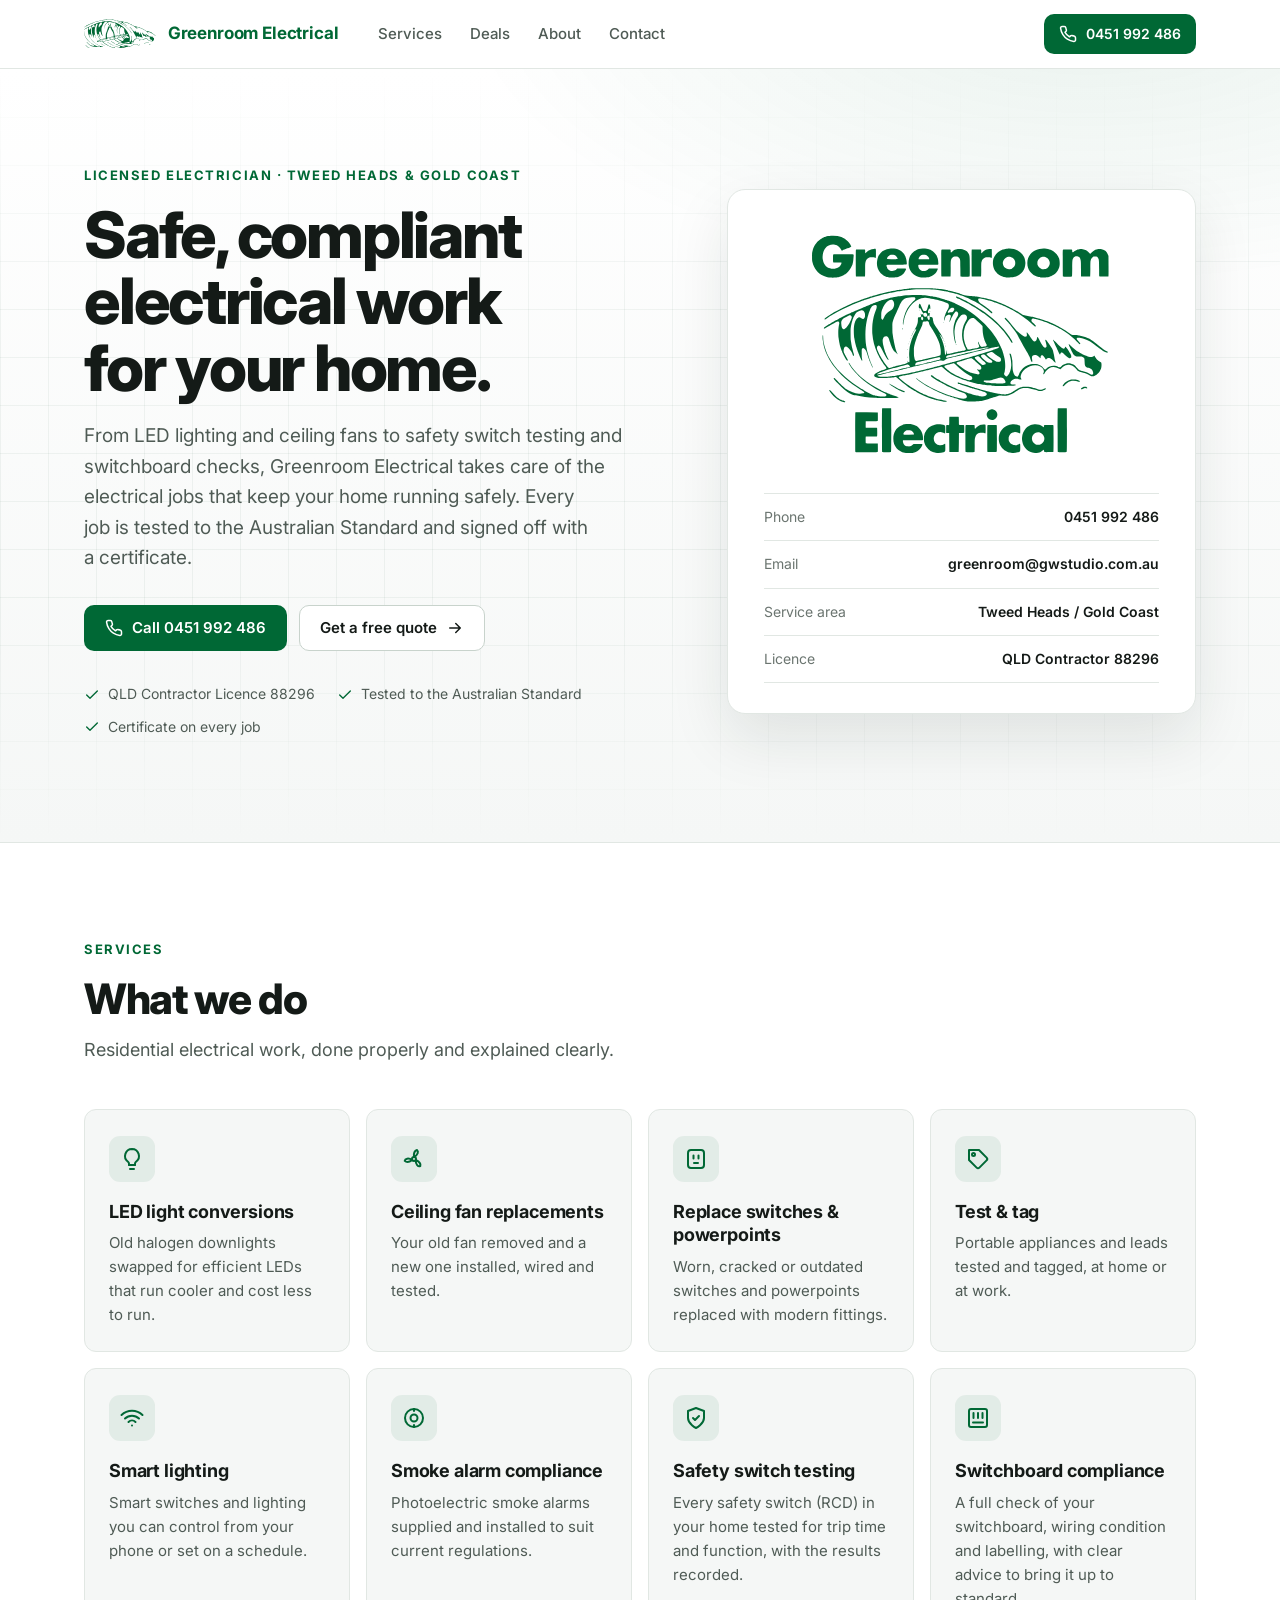
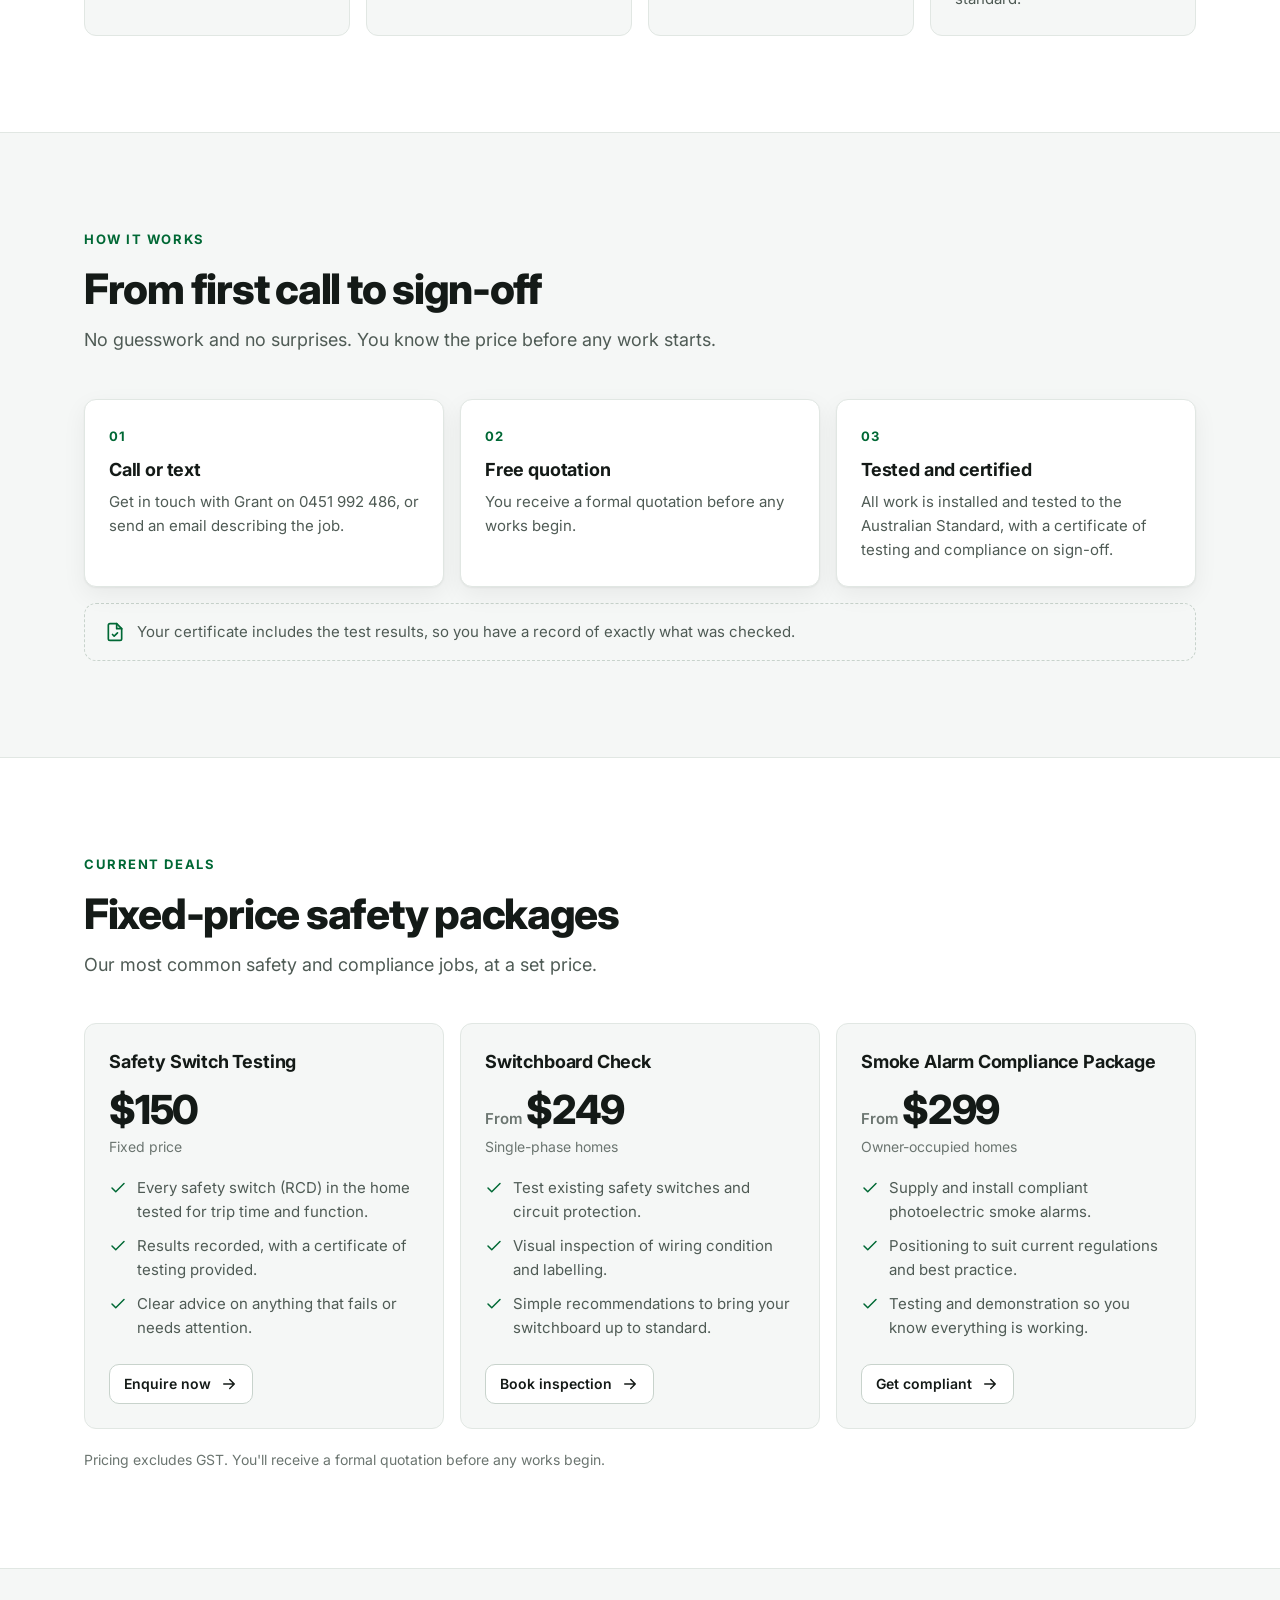
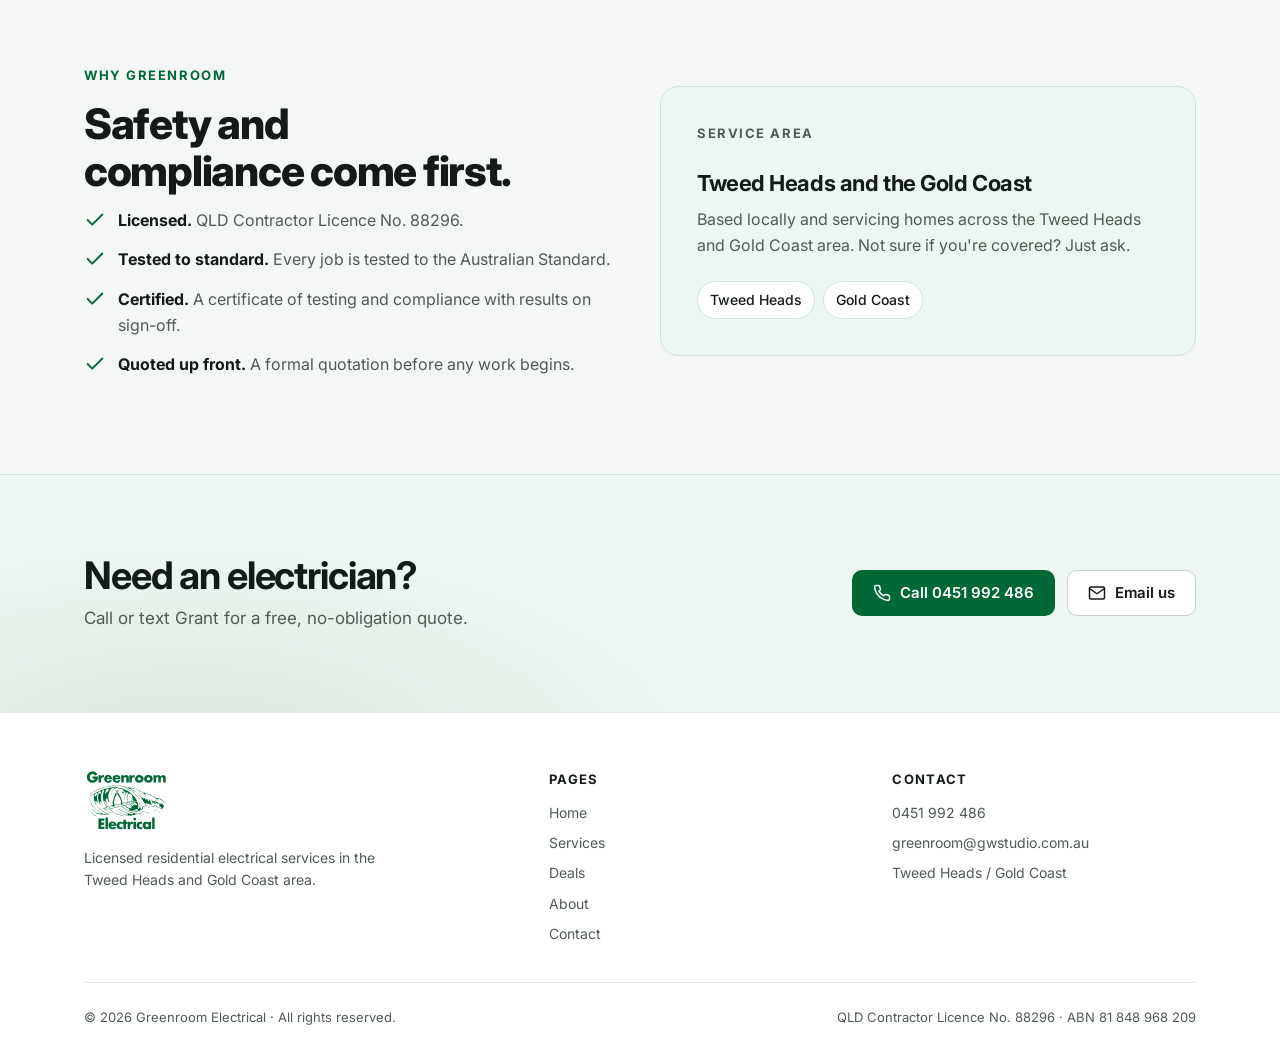
<file: index.html>
<!DOCTYPE html>
<html lang="en-AU">
<head>
    <meta charset="UTF-8" />
    <meta name="viewport" content="width=device-width, initial-scale=1.0" />
    <title>Greenroom Electrical · Licensed electrician, Tweed Heads & Gold Coast</title>
    <meta name="description" content="Licensed residential electrician in Tweed Heads and the Gold Coast. Safety switch testing, switchboard compliance, LED lighting, fans, powerpoints, test and tag and smart lighting." />
    <link rel="canonical" href="https://greenroomelectrical.gwstudio.com.au/" />
    <meta name="theme-color" content="#ffffff" />
    <meta property="og:type" content="website" />
    <meta property="og:site_name" content="Greenroom Electrical" />
    <meta property="og:title" content="Greenroom Electrical · Licensed electrician, Tweed Heads & Gold Coast" />
    <meta property="og:description" content="Licensed residential electrician in Tweed Heads and the Gold Coast. Safety switch testing, switchboard compliance, LED lighting, fans, powerpoints, test and tag and smart lighting." />
    <meta property="og:url" content="https://greenroomelectrical.gwstudio.com.au/" />
    <meta property="og:image" content="https://greenroomelectrical.gwstudio.com.au/greenroom-electrical.jpg" />
    <link rel="icon" href="favicon.svg" type="image/svg+xml" />
    <link rel="preconnect" href="https://fonts.googleapis.com" />
    <link rel="preconnect" href="https://fonts.gstatic.com" crossorigin />
    <link rel="stylesheet" href="https://fonts.googleapis.com/css2?family=Inter:wght@400;500;600;700;800&amp;display=swap" />
    <link rel="stylesheet" href="Styles.css" />
    <script type="application/ld+json">{"@context": "https://schema.org", "@type": "Electrician", "name": "Greenroom Electrical", "url": "https://greenroomelectrical.gwstudio.com.au/", "telephone": "+61451992486", "email": "greenroom@gwstudio.com.au", "image": "https://greenroomelectrical.gwstudio.com.au/greenroom-electrical.jpg", "areaServed": ["Tweed Heads", "Gold Coast"], "founder": {"@type": "Person", "name": "Grant Walker"}, "identifier": [{"@type": "PropertyValue", "name": "QLD Electrical Contractor Licence", "value": "88296"}, {"@type": "PropertyValue", "name": "ABN", "value": "81 848 968 209"}]}</script>
</head>
<body>
    <header class="topbar">
        <div class="wrap">
            <a class="brand" href="./" aria-label="Greenroom Electrical home">
                <img src="images/mark-green.svg" alt="" width="72" height="30" />
                <span class="brand-name">Greenroom <span>Electrical</span></span>
            </a>
            <nav class="site-nav" id="siteNav" aria-label="Site">
            <a href="./#services">Services</a>
            <a href="posts.html">Deals</a>
            <a href="About.html">About</a>
            <a href="Contact.html">Contact</a>
            </nav>
            <div class="spacer"></div>
            <a class="btn primary sm call-btn" href="tel:0451992486" aria-label="Call 0451 992 486"><svg viewBox="0 0 24 24" fill="none" stroke="currentColor" stroke-width="2" stroke-linecap="round" stroke-linejoin="round" aria-hidden="true"><path d="M22 16.9v3a2 2 0 0 1-2.2 2 19.8 19.8 0 0 1-8.6-3.1 19.5 19.5 0 0 1-6-6A19.8 19.8 0 0 1 2.1 4.2 2 2 0 0 1 4.1 2h3a2 2 0 0 1 2 1.7c.1.9.4 1.8.7 2.7a2 2 0 0 1-.5 2.1L8 9.8a16 16 0 0 0 6 6l1.3-1.3a2 2 0 0 1 2.1-.4c.9.3 1.8.6 2.7.7a2 2 0 0 1 1.7 2z"/></svg><span class="lbl">0451 992 486</span></a>
            <button class="nav-toggle" id="navToggle" type="button" aria-label="Open menu" aria-expanded="false" aria-controls="siteNav"><svg viewBox="0 0 24 24" fill="none" stroke="currentColor" stroke-width="2" stroke-linecap="round" stroke-linejoin="round" aria-hidden="true"><path d="M4 7h16M4 12h16M4 17h16"/></svg></button>
        </div>
    </header>

    <main>
        <section class="hero">
            <div class="wrap">
                <div>
                    <p class="eyebrow">Licensed electrician · Tweed Heads &amp; Gold Coast</p>
                    <h1>Safe, compliant electrical work for your home.</h1>
                    <p class="lead">From LED lighting and ceiling fans to safety switch testing and switchboard checks, Greenroom Electrical takes care of the electrical jobs that keep your home running safely. Every job is tested to the Australian Standard and signed off with a certificate.</p>
                    <div class="actions">
                        <a class="btn primary" href="tel:0451992486"><svg viewBox="0 0 24 24" fill="none" stroke="currentColor" stroke-width="2" stroke-linecap="round" stroke-linejoin="round" aria-hidden="true"><path d="M22 16.9v3a2 2 0 0 1-2.2 2 19.8 19.8 0 0 1-8.6-3.1 19.5 19.5 0 0 1-6-6A19.8 19.8 0 0 1 2.1 4.2 2 2 0 0 1 4.1 2h3a2 2 0 0 1 2 1.7c.1.9.4 1.8.7 2.7a2 2 0 0 1-.5 2.1L8 9.8a16 16 0 0 0 6 6l1.3-1.3a2 2 0 0 1 2.1-.4c.9.3 1.8.6 2.7.7a2 2 0 0 1 1.7 2z"/></svg>Call 0451 992 486</a>
                        <a class="btn outline" href="Contact.html">Get a free quote<svg viewBox="0 0 24 24" fill="none" stroke="currentColor" stroke-width="2" stroke-linecap="round" stroke-linejoin="round" aria-hidden="true"><path d="M5 12h14M13 6l6 6-6 6"/></svg></a>
                    </div>
                    <ul class="ticks">
                        <li><svg viewBox="0 0 24 24" fill="none" stroke="currentColor" stroke-width="2" stroke-linecap="round" stroke-linejoin="round" aria-hidden="true"><path d="M20 6 9 17l-5-5"/></svg>QLD Contractor Licence 88296</li>
                        <li><svg viewBox="0 0 24 24" fill="none" stroke="currentColor" stroke-width="2" stroke-linecap="round" stroke-linejoin="round" aria-hidden="true"><path d="M20 6 9 17l-5-5"/></svg>Tested to the Australian Standard</li>
                        <li><svg viewBox="0 0 24 24" fill="none" stroke="currentColor" stroke-width="2" stroke-linecap="round" stroke-linejoin="round" aria-hidden="true"><path d="M20 6 9 17l-5-5"/></svg>Certificate on every job</li>
                    </ul>
                </div>
                <div class="hero-card">
                    <img src="images/logo-green.svg" alt="Greenroom Electrical logo" width="320" height="241" />
                    <dl>
                        <div><dt>Phone</dt><dd><a href="tel:0451992486">0451 992 486</a></dd></div>
                        <div><dt>Email</dt><dd><a href="mailto:greenroom@gwstudio.com.au">greenroom@gwstudio.com.au</a></dd></div>
                        <div><dt>Service area</dt><dd>Tweed Heads / Gold Coast</dd></div>
                        <div><dt>Licence</dt><dd>QLD Contractor 88296</dd></div>
                    </dl>
                </div>
            </div>
        </section>

        <section class="section alt" id="services">
            <div class="wrap">
                <div class="section-head">
                    <p class="eyebrow">Services</p>
                    <h2>What we do</h2>
                    <p>Residential electrical work, done properly and explained clearly.</p>
                </div>
                <div class="grid cols-4">
                    <article class="card">
                        <div class="icon"><svg viewBox="0 0 24 24" fill="none" stroke="currentColor" stroke-width="2" stroke-linecap="round" stroke-linejoin="round" aria-hidden="true"><path d="M9 18h6M10 22h4"/><path d="M12 2a7 7 0 0 0-4 12.7c.6.5 1 1.3 1 2.1V18h6v-1.2c0-.8.4-1.6 1-2.1A7 7 0 0 0 12 2z"/></svg></div>
                        <h3>LED light conversions</h3>
                        <p>Old halogen downlights swapped for efficient LEDs that run cooler and cost less to run.</p>
                    </article>
                    <article class="card">
                        <div class="icon"><svg viewBox="0 0 24 24" fill="none" stroke="currentColor" stroke-width="2" stroke-linecap="round" stroke-linejoin="round" aria-hidden="true"><circle cx="12" cy="12" r="2"/><path d="M12 10c-.4-3.2.6-6.3 3-7 1.8 1.4 1 4.9-3 7z"/><path d="M12 10c-.4-3.2.6-6.3 3-7 1.8 1.4 1 4.9-3 7z" transform="rotate(120 12 12)"/><path d="M12 10c-.4-3.2.6-6.3 3-7 1.8 1.4 1 4.9-3 7z" transform="rotate(240 12 12)"/></svg></div>
                        <h3>Ceiling fan replacements</h3>
                        <p>Your old fan removed and a new one installed, wired and tested.</p>
                    </article>
                    <article class="card">
                        <div class="icon"><svg viewBox="0 0 24 24" fill="none" stroke="currentColor" stroke-width="2" stroke-linecap="round" stroke-linejoin="round" aria-hidden="true"><rect x="4" y="3" width="16" height="18" rx="3"/><path d="M9.5 8.5v3M14.5 8.5v3M10 16h4"/></svg></div>
                        <h3>Replace switches &amp; powerpoints</h3>
                        <p>Worn, cracked or outdated switches and powerpoints replaced with modern fittings.</p>
                    </article>
                    <article class="card">
                        <div class="icon"><svg viewBox="0 0 24 24" fill="none" stroke="currentColor" stroke-width="2" stroke-linecap="round" stroke-linejoin="round" aria-hidden="true"><path d="M20.6 13.4 13.4 20.6a2 2 0 0 1-2.8 0L3 13V3h10l7.6 7.6a2 2 0 0 1 0 2.8z"/><circle cx="7.5" cy="7.5" r="1.5"/></svg></div>
                        <h3>Test &amp; tag</h3>
                        <p>Portable appliances and leads tested and tagged, at home or at work.</p>
                    </article>
                    <article class="card">
                        <div class="icon"><svg viewBox="0 0 24 24" fill="none" stroke="currentColor" stroke-width="2" stroke-linecap="round" stroke-linejoin="round" aria-hidden="true"><path d="M1.5 9a15 15 0 0 1 21 0M5 12.5a10 10 0 0 1 14 0M8.5 16a5 5 0 0 1 7 0"/><path d="M12 19.5h.01"/></svg></div>
                        <h3>Smart lighting</h3>
                        <p>Smart switches and lighting you can control from your phone or set on a schedule.</p>
                    </article>
                    <article class="card">
                        <div class="icon"><svg viewBox="0 0 24 24" fill="none" stroke="currentColor" stroke-width="2" stroke-linecap="round" stroke-linejoin="round" aria-hidden="true"><circle cx="12" cy="12" r="9"/><circle cx="12" cy="12" r="3.5"/><path d="M12 3v2M12 19v2"/></svg></div>
                        <h3>Smoke alarm compliance</h3>
                        <p>Photoelectric smoke alarms supplied and installed to suit current regulations.</p>
                    </article>
                    <article class="card">
                        <div class="icon"><svg viewBox="0 0 24 24" fill="none" stroke="currentColor" stroke-width="2" stroke-linecap="round" stroke-linejoin="round" aria-hidden="true"><path d="M12 22s8-4 8-10V5l-8-3-8 3v7c0 6 8 10 8 10z"/><path d="m9 12 2 2 4-4"/></svg></div>
                        <h3>Safety switch testing</h3>
                        <p>Every safety switch (RCD) in your home tested for trip time and function, with the results recorded.</p>
                    </article>
                    <article class="card">
                        <div class="icon"><svg viewBox="0 0 24 24" fill="none" stroke="currentColor" stroke-width="2" stroke-linecap="round" stroke-linejoin="round" aria-hidden="true"><rect x="3" y="3" width="18" height="18" rx="2"/><path d="M7.5 7v5M12 7v5M16.5 7v5M7 16.5h10"/></svg></div>
                        <h3>Switchboard compliance</h3>
                        <p>A full check of your switchboard, wiring condition and labelling, with clear advice to bring it up to standard.</p>
                    </article>
                </div>
            </div>
        </section>

        <section class="section">
            <div class="wrap">
                <div class="section-head">
                    <p class="eyebrow">How it works</p>
                    <h2>From first call to sign-off</h2>
                    <p>No guesswork and no surprises. You know the price before any work starts.</p>
                </div>
                <div class="grid cols-3">
                    <article class="card">
                        <span class="step-num">01</span>
                        <h3>Call or text</h3>
                        <p>Get in touch with Grant on 0451 992 486, or send an email describing the job.</p>
                    </article>
                    <article class="card">
                        <span class="step-num">02</span>
                        <h3>Free quotation</h3>
                        <p>You receive a formal quotation before any works begin.</p>
                    </article>
                    <article class="card">
                        <span class="step-num">03</span>
                        <h3>Tested and certified</h3>
                        <p>All work is installed and tested to the Australian Standard, with a certificate of testing and compliance on sign-off.</p>
                    </article>
                </div>
                <div class="note"><svg viewBox="0 0 24 24" fill="none" stroke="currentColor" stroke-width="2" stroke-linecap="round" stroke-linejoin="round" aria-hidden="true"><path d="M14 2H6a2 2 0 0 0-2 2v16a2 2 0 0 0 2 2h12a2 2 0 0 0 2-2V8z"/><path d="M14 2v6h6M9 15l2 2 4-4"/></svg>Your certificate includes the test results, so you have a record of exactly what was checked.</div>
            </div>
        </section>

        <section class="section alt">
            <div class="wrap">
                <div class="section-head">
                    <p class="eyebrow">Current deals</p>
                    <h2>Fixed-price safety packages</h2>
                    <p>Our most common safety and compliance jobs, at a set price.</p>
                </div>
                <div class="grid cols-3">
                    <article class="card price-card">
                        <h3>Safety Switch Testing</h3>
                        <p class="price">$150</p>
                        <p class="meta">Fixed price</p>
                        <ul>
                            <li><svg viewBox="0 0 24 24" fill="none" stroke="currentColor" stroke-width="2" stroke-linecap="round" stroke-linejoin="round" aria-hidden="true"><path d="M20 6 9 17l-5-5"/></svg><span>Every safety switch (RCD) in the home tested for trip time and function.</span></li>
                            <li><svg viewBox="0 0 24 24" fill="none" stroke="currentColor" stroke-width="2" stroke-linecap="round" stroke-linejoin="round" aria-hidden="true"><path d="M20 6 9 17l-5-5"/></svg><span>Results recorded, with a certificate of testing provided.</span></li>
                            <li><svg viewBox="0 0 24 24" fill="none" stroke="currentColor" stroke-width="2" stroke-linecap="round" stroke-linejoin="round" aria-hidden="true"><path d="M20 6 9 17l-5-5"/></svg><span>Clear advice on anything that fails or needs attention.</span></li>
                        </ul>
                        <a class="btn outline sm" href="Contact.html">Enquire now<svg viewBox="0 0 24 24" fill="none" stroke="currentColor" stroke-width="2" stroke-linecap="round" stroke-linejoin="round" aria-hidden="true"><path d="M5 12h14M13 6l6 6-6 6"/></svg></a>
                    </article>
                    <article class="card price-card">
                        <h3>Switchboard Check</h3>
                        <p class="price"><small>From</small>$249</p>
                        <p class="meta">Single-phase homes</p>
                        <ul>
                            <li><svg viewBox="0 0 24 24" fill="none" stroke="currentColor" stroke-width="2" stroke-linecap="round" stroke-linejoin="round" aria-hidden="true"><path d="M20 6 9 17l-5-5"/></svg><span>Test existing safety switches and circuit protection.</span></li>
                            <li><svg viewBox="0 0 24 24" fill="none" stroke="currentColor" stroke-width="2" stroke-linecap="round" stroke-linejoin="round" aria-hidden="true"><path d="M20 6 9 17l-5-5"/></svg><span>Visual inspection of wiring condition and labelling.</span></li>
                            <li><svg viewBox="0 0 24 24" fill="none" stroke="currentColor" stroke-width="2" stroke-linecap="round" stroke-linejoin="round" aria-hidden="true"><path d="M20 6 9 17l-5-5"/></svg><span>Simple recommendations to bring your switchboard up to standard.</span></li>
                        </ul>
                        <a class="btn outline sm" href="Contact.html">Book inspection<svg viewBox="0 0 24 24" fill="none" stroke="currentColor" stroke-width="2" stroke-linecap="round" stroke-linejoin="round" aria-hidden="true"><path d="M5 12h14M13 6l6 6-6 6"/></svg></a>
                    </article>
                    <article class="card price-card">
                        <h3>Smoke Alarm Compliance Package</h3>
                        <p class="price"><small>From</small>$299</p>
                        <p class="meta">Owner-occupied homes</p>
                        <ul>
                            <li><svg viewBox="0 0 24 24" fill="none" stroke="currentColor" stroke-width="2" stroke-linecap="round" stroke-linejoin="round" aria-hidden="true"><path d="M20 6 9 17l-5-5"/></svg><span>Supply and install compliant photoelectric smoke alarms.</span></li>
                            <li><svg viewBox="0 0 24 24" fill="none" stroke="currentColor" stroke-width="2" stroke-linecap="round" stroke-linejoin="round" aria-hidden="true"><path d="M20 6 9 17l-5-5"/></svg><span>Positioning to suit current regulations and best practice.</span></li>
                            <li><svg viewBox="0 0 24 24" fill="none" stroke="currentColor" stroke-width="2" stroke-linecap="round" stroke-linejoin="round" aria-hidden="true"><path d="M20 6 9 17l-5-5"/></svg><span>Testing and demonstration so you know everything is working.</span></li>
                        </ul>
                        <a class="btn outline sm" href="Contact.html">Get compliant<svg viewBox="0 0 24 24" fill="none" stroke="currentColor" stroke-width="2" stroke-linecap="round" stroke-linejoin="round" aria-hidden="true"><path d="M5 12h14M13 6l6 6-6 6"/></svg></a>
                    </article>
                </div>
                <p class="fine">Pricing excludes GST. You'll receive a formal quotation before any works begin.</p>
            </div>
        </section>

        <section class="section">
            <div class="wrap split">
                <div>
                    <p class="eyebrow">Why Greenroom</p>
                    <h2>Safety and compliance come first.</h2>
                    <ul class="checklist">
                        <li><svg viewBox="0 0 24 24" fill="none" stroke="currentColor" stroke-width="2" stroke-linecap="round" stroke-linejoin="round" aria-hidden="true"><path d="M20 6 9 17l-5-5"/></svg><span><strong>Licensed.</strong> QLD Contractor Licence No. 88296.</span></li>
                        <li><svg viewBox="0 0 24 24" fill="none" stroke="currentColor" stroke-width="2" stroke-linecap="round" stroke-linejoin="round" aria-hidden="true"><path d="M20 6 9 17l-5-5"/></svg><span><strong>Tested to standard.</strong> Every job is tested to the Australian Standard.</span></li>
                        <li><svg viewBox="0 0 24 24" fill="none" stroke="currentColor" stroke-width="2" stroke-linecap="round" stroke-linejoin="round" aria-hidden="true"><path d="M20 6 9 17l-5-5"/></svg><span><strong>Certified.</strong> A certificate of testing and compliance with results on sign-off.</span></li>
                        <li><svg viewBox="0 0 24 24" fill="none" stroke="currentColor" stroke-width="2" stroke-linecap="round" stroke-linejoin="round" aria-hidden="true"><path d="M20 6 9 17l-5-5"/></svg><span><strong>Quoted up front.</strong> A formal quotation before any work begins.</span></li>
                    </ul>
                </div>
                <div class="area-panel dark">
                    <p class="eyebrow">Service area</p>
                    <h3>Tweed Heads and the Gold Coast</h3>
                    <p>Based locally and servicing homes across the Tweed Heads and Gold Coast area. Not sure if you're covered? Just ask.</p>
                    <ul class="area-list">
                        <li>Tweed Heads</li>
                        <li>Gold Coast</li>
                    </ul>
                </div>
            </div>
        </section>

        <section class="cta">
            <div class="wrap">
                <div>
                    <h2>Need an electrician?</h2>
                    <p>Call or text Grant for a free, no-obligation quote.</p>
                </div>
                <div class="actions">
                    <a class="btn primary" href="tel:0451992486"><svg viewBox="0 0 24 24" fill="none" stroke="currentColor" stroke-width="2" stroke-linecap="round" stroke-linejoin="round" aria-hidden="true"><path d="M22 16.9v3a2 2 0 0 1-2.2 2 19.8 19.8 0 0 1-8.6-3.1 19.5 19.5 0 0 1-6-6A19.8 19.8 0 0 1 2.1 4.2 2 2 0 0 1 4.1 2h3a2 2 0 0 1 2 1.7c.1.9.4 1.8.7 2.7a2 2 0 0 1-.5 2.1L8 9.8a16 16 0 0 0 6 6l1.3-1.3a2 2 0 0 1 2.1-.4c.9.3 1.8.6 2.7.7a2 2 0 0 1 1.7 2z"/></svg>Call 0451 992 486</a>
                    <a class="btn outline" href="mailto:greenroom@gwstudio.com.au"><svg viewBox="0 0 24 24" fill="none" stroke="currentColor" stroke-width="2" stroke-linecap="round" stroke-linejoin="round" aria-hidden="true"><rect x="2" y="4" width="20" height="16" rx="2"/><path d="m22 6-10 7L2 6"/></svg>Email us</a>
                </div>
            </div>
        </section>
    </main>

    <footer class="site-footer">
        <div class="wrap">
            <div class="footer-top">
                <div>
                    <img src="images/logo-green.svg" alt="Greenroom Electrical" width="84" height="64" />
                    <p>Licensed residential electrical services in the Tweed Heads and Gold Coast area.</p>
                </div>
                <div>
                    <h4>Pages</h4>
                    <ul>
                        <li><a href="./">Home</a></li>
                        <li><a href="./#services">Services</a></li>
                        <li><a href="posts.html">Deals</a></li>
                        <li><a href="About.html">About</a></li>
                        <li><a href="Contact.html">Contact</a></li>
                    </ul>
                </div>
                <div>
                    <h4>Contact</h4>
                    <ul>
                        <li><a href="tel:0451992486">0451 992 486</a></li>
                        <li><a href="mailto:greenroom@gwstudio.com.au">greenroom@gwstudio.com.au</a></li>
                        <li>Tweed Heads / Gold Coast</li>
                    </ul>
                </div>
            </div>
            <div class="footer-bottom">
                <p>© 2026 Greenroom Electrical · All rights reserved.</p>
                <p>QLD Contractor Licence No. 88296 · ABN 81 848 968 209</p>
            </div>
        </div>
    </footer>

    <script>
        const toggle = document.getElementById("navToggle");
        const nav = document.getElementById("siteNav");
        toggle.addEventListener("click", () => {
            const open = nav.classList.toggle("open");
            toggle.setAttribute("aria-expanded", String(open));
            toggle.setAttribute("aria-label", open ? "Close menu" : "Open menu");
        });
        nav.addEventListener("click", (e) => {
            if (e.target.closest("a")) { nav.classList.remove("open"); toggle.setAttribute("aria-expanded", "false"); }
        });
    </script>
</body>
</html>
</file>
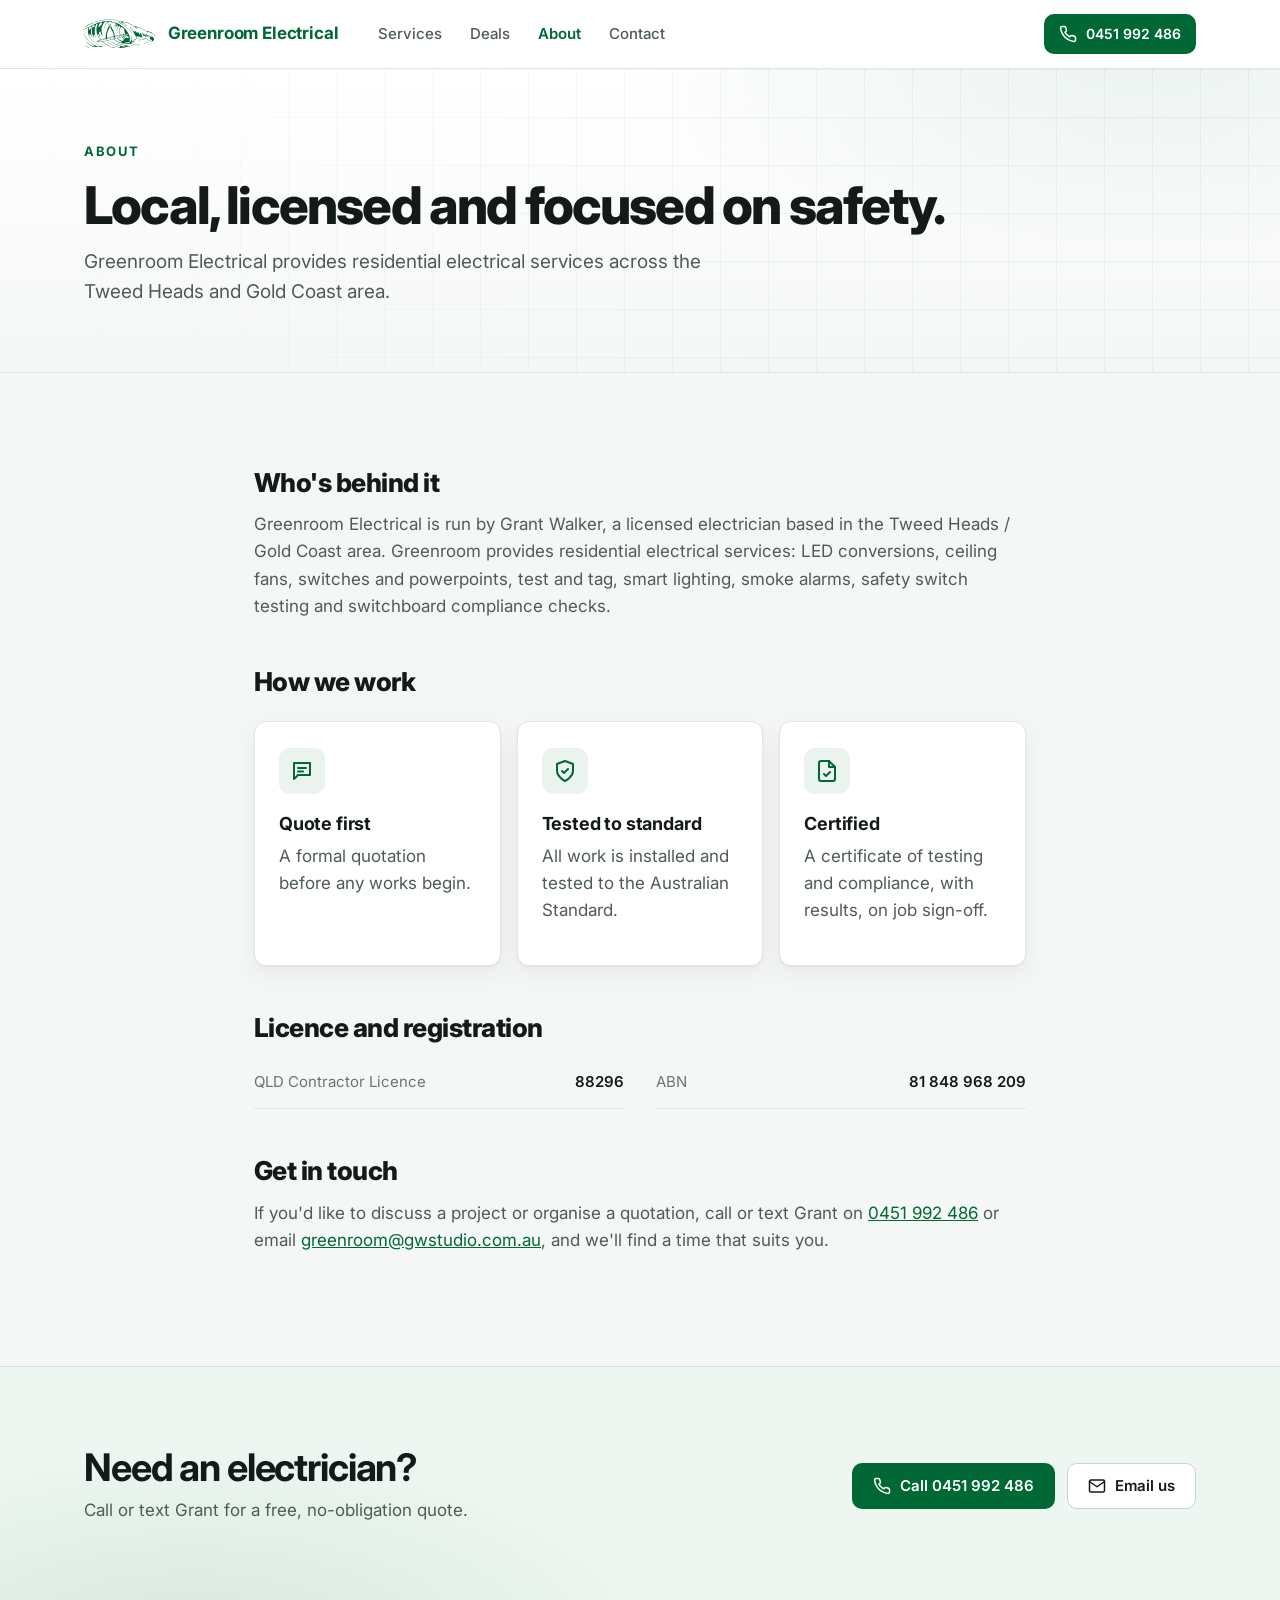
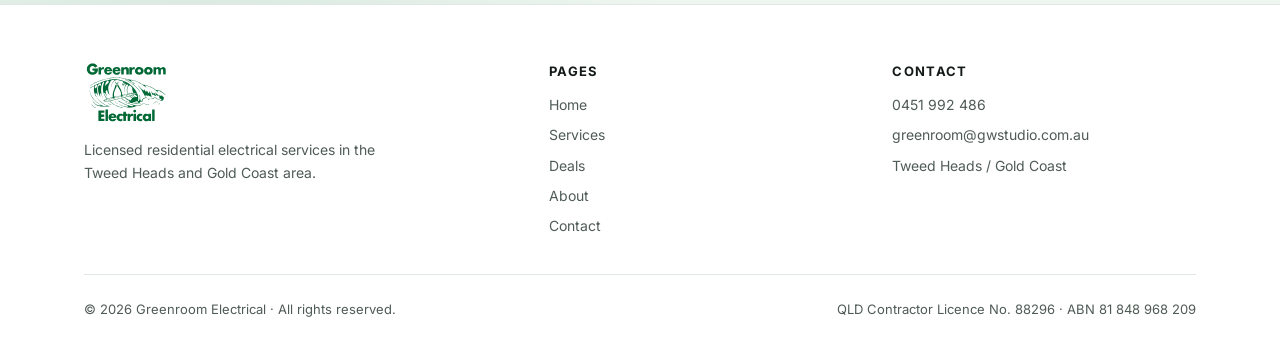
<file: About.html>
<!DOCTYPE html>
<html lang="en-AU">
<head>
    <meta charset="UTF-8" />
    <meta name="viewport" content="width=device-width, initial-scale=1.0" />
    <title>About · Greenroom Electrical</title>
    <meta name="description" content="Greenroom Electrical is a licensed residential electrician in Tweed Heads and the Gold Coast, focused on safety and compliance." />
    <link rel="canonical" href="https://greenroomelectrical.gwstudio.com.au/About.html" />
    <meta name="theme-color" content="#ffffff" />
    <meta property="og:type" content="website" />
    <meta property="og:site_name" content="Greenroom Electrical" />
    <meta property="og:title" content="About · Greenroom Electrical" />
    <meta property="og:description" content="Greenroom Electrical is a licensed residential electrician in Tweed Heads and the Gold Coast, focused on safety and compliance." />
    <meta property="og:url" content="https://greenroomelectrical.gwstudio.com.au/About.html" />
    <meta property="og:image" content="https://greenroomelectrical.gwstudio.com.au/greenroom-electrical.jpg" />
    <link rel="icon" href="favicon.svg" type="image/svg+xml" />
    <link rel="preconnect" href="https://fonts.googleapis.com" />
    <link rel="preconnect" href="https://fonts.gstatic.com" crossorigin />
    <link rel="stylesheet" href="https://fonts.googleapis.com/css2?family=Inter:wght@400;500;600;700;800&amp;display=swap" />
    <link rel="stylesheet" href="Styles.css" />
</head>
<body>
    <header class="topbar">
        <div class="wrap">
            <a class="brand" href="./" aria-label="Greenroom Electrical home">
                <img src="images/mark-green.svg" alt="" width="72" height="30" />
                <span class="brand-name">Greenroom <span>Electrical</span></span>
            </a>
            <nav class="site-nav" id="siteNav" aria-label="Site">
            <a href="./#services">Services</a>
            <a href="posts.html">Deals</a>
            <a href="About.html" aria-current="page">About</a>
            <a href="Contact.html">Contact</a>
            </nav>
            <div class="spacer"></div>
            <a class="btn primary sm call-btn" href="tel:0451992486" aria-label="Call 0451 992 486"><svg viewBox="0 0 24 24" fill="none" stroke="currentColor" stroke-width="2" stroke-linecap="round" stroke-linejoin="round" aria-hidden="true"><path d="M22 16.9v3a2 2 0 0 1-2.2 2 19.8 19.8 0 0 1-8.6-3.1 19.5 19.5 0 0 1-6-6A19.8 19.8 0 0 1 2.1 4.2 2 2 0 0 1 4.1 2h3a2 2 0 0 1 2 1.7c.1.9.4 1.8.7 2.7a2 2 0 0 1-.5 2.1L8 9.8a16 16 0 0 0 6 6l1.3-1.3a2 2 0 0 1 2.1-.4c.9.3 1.8.6 2.7.7a2 2 0 0 1 1.7 2z"/></svg><span class="lbl">0451 992 486</span></a>
            <button class="nav-toggle" id="navToggle" type="button" aria-label="Open menu" aria-expanded="false" aria-controls="siteNav"><svg viewBox="0 0 24 24" fill="none" stroke="currentColor" stroke-width="2" stroke-linecap="round" stroke-linejoin="round" aria-hidden="true"><path d="M4 7h16M4 12h16M4 17h16"/></svg></button>
        </div>
    </header>

    <main>
        <section class="page-head">
            <div class="wrap">
                <p class="eyebrow">About</p>
                <h1>Local, licensed and focused on safety.</h1>
                <p>Greenroom Electrical provides residential electrical services across the Tweed Heads and Gold Coast area.</p>
            </div>
        </section>

        <section class="section">
            <div class="wrap narrow prose">
                <h2>Who's behind it</h2>
                <p>Greenroom Electrical is run by Grant Walker, a licensed electrician based in the Tweed Heads / Gold Coast area. Greenroom provides residential electrical services: LED conversions, ceiling fans, switches and powerpoints, test and tag, smart lighting, smoke alarms, safety switch testing and switchboard compliance checks.</p>

                <h2>How we work</h2>
                <div class="grid cols-3">
                    <article class="card">
                        <div class="icon"><svg viewBox="0 0 24 24" fill="none" stroke="currentColor" stroke-width="2" stroke-linecap="round" stroke-linejoin="round" aria-hidden="true"><path d="M4 4h16v12H8l-4 4z"/><path d="M8 9h8M8 12.5h5"/></svg></div>
                        <h3>Quote first</h3>
                        <p>A formal quotation before any works begin.</p>
                    </article>
                    <article class="card">
                        <div class="icon"><svg viewBox="0 0 24 24" fill="none" stroke="currentColor" stroke-width="2" stroke-linecap="round" stroke-linejoin="round" aria-hidden="true"><path d="M12 22s8-4 8-10V5l-8-3-8 3v7c0 6 8 10 8 10z"/><path d="m9 12 2 2 4-4"/></svg></div>
                        <h3>Tested to standard</h3>
                        <p>All work is installed and tested to the Australian Standard.</p>
                    </article>
                    <article class="card">
                        <div class="icon"><svg viewBox="0 0 24 24" fill="none" stroke="currentColor" stroke-width="2" stroke-linecap="round" stroke-linejoin="round" aria-hidden="true"><path d="M14 2H6a2 2 0 0 0-2 2v16a2 2 0 0 0 2 2h12a2 2 0 0 0 2-2V8z"/><path d="M14 2v6h6M9 15l2 2 4-4"/></svg></div>
                        <h3>Certified</h3>
                        <p>A certificate of testing and compliance, with results, on job sign-off.</p>
                    </article>
                </div>

                <h2>Licence and registration</h2>
                <dl class="details">
                    <div><dt>QLD Contractor Licence</dt><dd>88296</dd></div>
                    <div><dt>ABN</dt><dd>81 848 968 209</dd></div>
                </dl>

                <h2>Get in touch</h2>
                <p>If you'd like to discuss a project or organise a quotation, call or text Grant on <a href="tel:0451992486">0451 992 486</a> or email <a href="mailto:greenroom@gwstudio.com.au">greenroom@gwstudio.com.au</a>, and we'll find a time that suits you.</p>
            </div>
        </section>

        <section class="cta">
            <div class="wrap">
                <div>
                    <h2>Need an electrician?</h2>
                    <p>Call or text Grant for a free, no-obligation quote.</p>
                </div>
                <div class="actions">
                    <a class="btn primary" href="tel:0451992486"><svg viewBox="0 0 24 24" fill="none" stroke="currentColor" stroke-width="2" stroke-linecap="round" stroke-linejoin="round" aria-hidden="true"><path d="M22 16.9v3a2 2 0 0 1-2.2 2 19.8 19.8 0 0 1-8.6-3.1 19.5 19.5 0 0 1-6-6A19.8 19.8 0 0 1 2.1 4.2 2 2 0 0 1 4.1 2h3a2 2 0 0 1 2 1.7c.1.9.4 1.8.7 2.7a2 2 0 0 1-.5 2.1L8 9.8a16 16 0 0 0 6 6l1.3-1.3a2 2 0 0 1 2.1-.4c.9.3 1.8.6 2.7.7a2 2 0 0 1 1.7 2z"/></svg>Call 0451 992 486</a>
                    <a class="btn outline" href="mailto:greenroom@gwstudio.com.au"><svg viewBox="0 0 24 24" fill="none" stroke="currentColor" stroke-width="2" stroke-linecap="round" stroke-linejoin="round" aria-hidden="true"><rect x="2" y="4" width="20" height="16" rx="2"/><path d="m22 6-10 7L2 6"/></svg>Email us</a>
                </div>
            </div>
        </section>
    </main>

    <footer class="site-footer">
        <div class="wrap">
            <div class="footer-top">
                <div>
                    <img src="images/logo-green.svg" alt="Greenroom Electrical" width="84" height="64" />
                    <p>Licensed residential electrical services in the Tweed Heads and Gold Coast area.</p>
                </div>
                <div>
                    <h4>Pages</h4>
                    <ul>
                        <li><a href="./">Home</a></li>
                        <li><a href="./#services">Services</a></li>
                        <li><a href="posts.html">Deals</a></li>
                        <li><a href="About.html">About</a></li>
                        <li><a href="Contact.html">Contact</a></li>
                    </ul>
                </div>
                <div>
                    <h4>Contact</h4>
                    <ul>
                        <li><a href="tel:0451992486">0451 992 486</a></li>
                        <li><a href="mailto:greenroom@gwstudio.com.au">greenroom@gwstudio.com.au</a></li>
                        <li>Tweed Heads / Gold Coast</li>
                    </ul>
                </div>
            </div>
            <div class="footer-bottom">
                <p>© 2026 Greenroom Electrical · All rights reserved.</p>
                <p>QLD Contractor Licence No. 88296 · ABN 81 848 968 209</p>
            </div>
        </div>
    </footer>

    <script>
        const toggle = document.getElementById("navToggle");
        const nav = document.getElementById("siteNav");
        toggle.addEventListener("click", () => {
            const open = nav.classList.toggle("open");
            toggle.setAttribute("aria-expanded", String(open));
            toggle.setAttribute("aria-label", open ? "Close menu" : "Open menu");
        });
        nav.addEventListener("click", (e) => {
            if (e.target.closest("a")) { nav.classList.remove("open"); toggle.setAttribute("aria-expanded", "false"); }
        });
    </script>
</body>
</html>
</file>
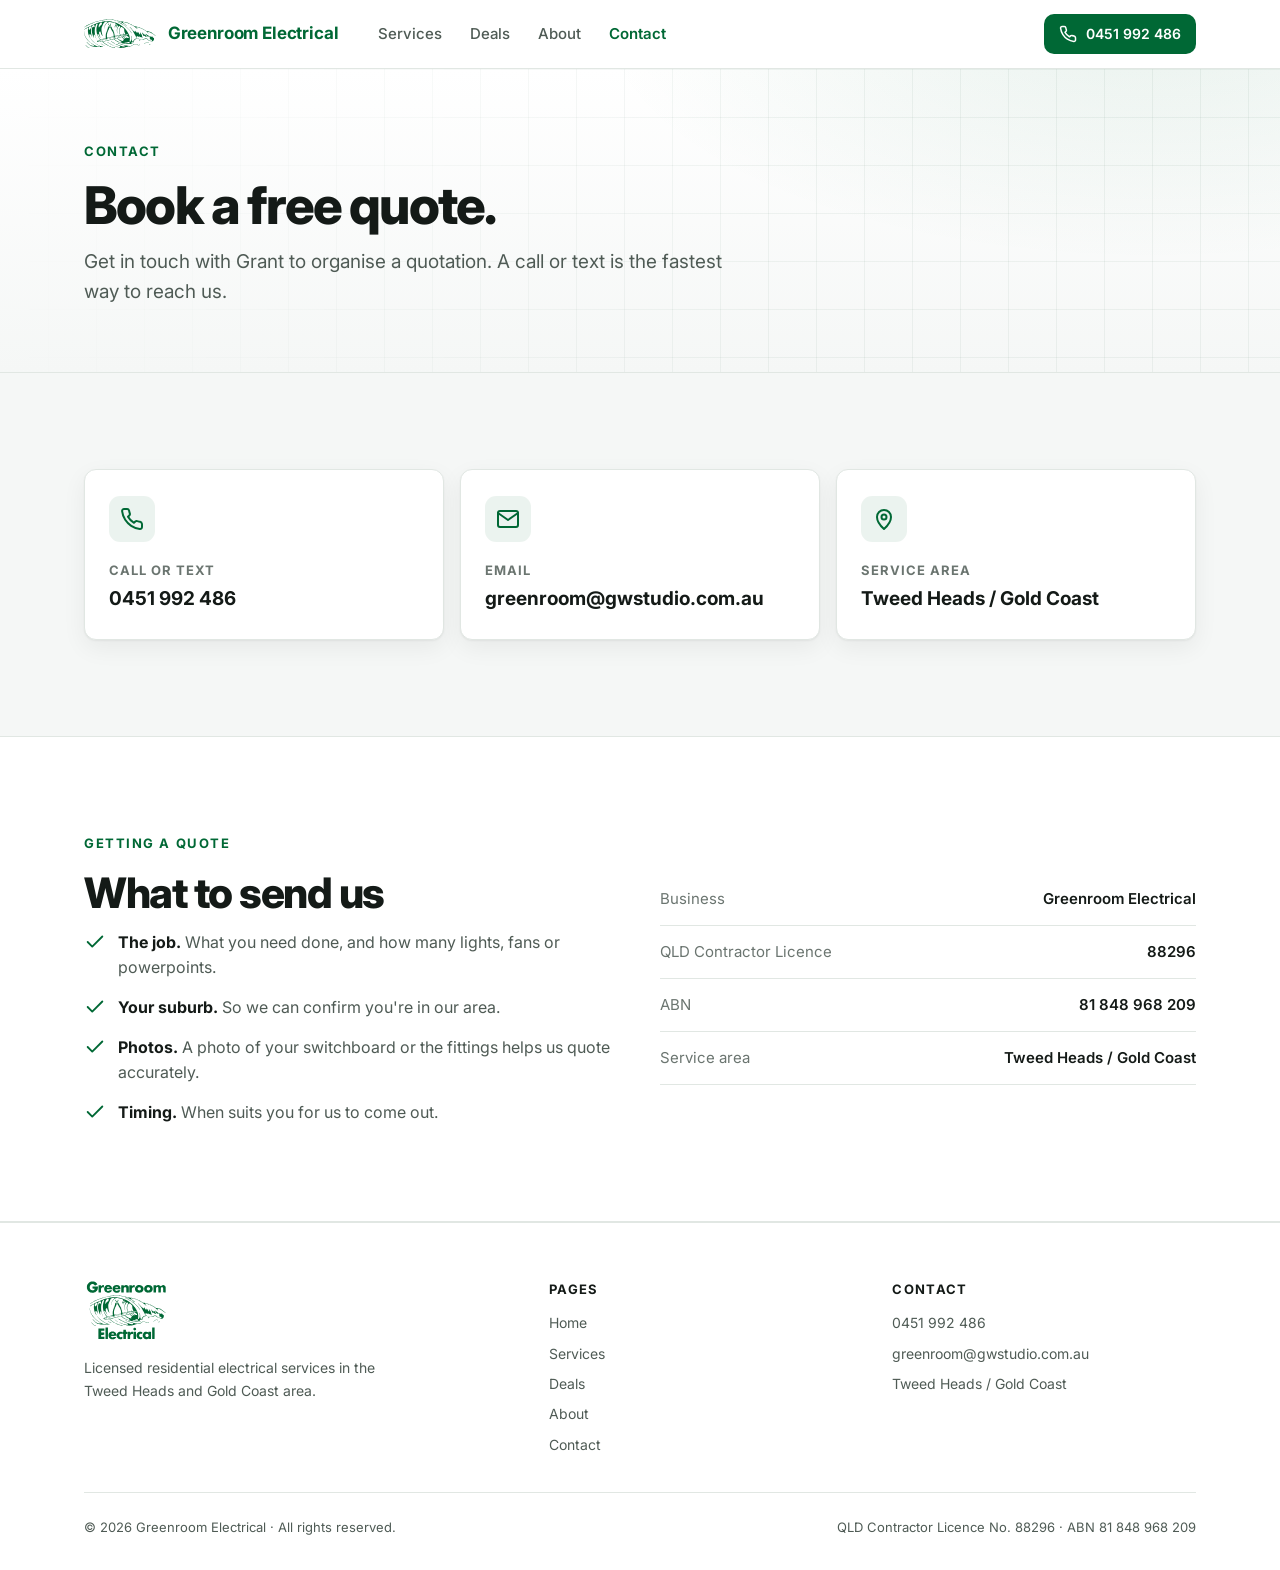
<file: Contact.html>
<!DOCTYPE html>
<html lang="en-AU">
<head>
    <meta charset="UTF-8" />
    <meta name="viewport" content="width=device-width, initial-scale=1.0" />
    <title>Contact · Greenroom Electrical</title>
    <meta name="description" content="Call or text Grant on 0451 992 486 or email greenroom@gwstudio.com.au for a free electrical quote in Tweed Heads and the Gold Coast." />
    <link rel="canonical" href="https://greenroomelectrical.gwstudio.com.au/Contact.html" />
    <meta name="theme-color" content="#ffffff" />
    <meta property="og:type" content="website" />
    <meta property="og:site_name" content="Greenroom Electrical" />
    <meta property="og:title" content="Contact · Greenroom Electrical" />
    <meta property="og:description" content="Call or text Grant on 0451 992 486 or email greenroom@gwstudio.com.au for a free electrical quote in Tweed Heads and the Gold Coast." />
    <meta property="og:url" content="https://greenroomelectrical.gwstudio.com.au/Contact.html" />
    <meta property="og:image" content="https://greenroomelectrical.gwstudio.com.au/greenroom-electrical.jpg" />
    <link rel="icon" href="favicon.svg" type="image/svg+xml" />
    <link rel="preconnect" href="https://fonts.googleapis.com" />
    <link rel="preconnect" href="https://fonts.gstatic.com" crossorigin />
    <link rel="stylesheet" href="https://fonts.googleapis.com/css2?family=Inter:wght@400;500;600;700;800&amp;display=swap" />
    <link rel="stylesheet" href="Styles.css" />
</head>
<body>
    <header class="topbar">
        <div class="wrap">
            <a class="brand" href="./" aria-label="Greenroom Electrical home">
                <img src="images/mark-green.svg" alt="" width="72" height="30" />
                <span class="brand-name">Greenroom <span>Electrical</span></span>
            </a>
            <nav class="site-nav" id="siteNav" aria-label="Site">
            <a href="./#services">Services</a>
            <a href="posts.html">Deals</a>
            <a href="About.html">About</a>
            <a href="Contact.html" aria-current="page">Contact</a>
            </nav>
            <div class="spacer"></div>
            <a class="btn primary sm call-btn" href="tel:0451992486" aria-label="Call 0451 992 486"><svg viewBox="0 0 24 24" fill="none" stroke="currentColor" stroke-width="2" stroke-linecap="round" stroke-linejoin="round" aria-hidden="true"><path d="M22 16.9v3a2 2 0 0 1-2.2 2 19.8 19.8 0 0 1-8.6-3.1 19.5 19.5 0 0 1-6-6A19.8 19.8 0 0 1 2.1 4.2 2 2 0 0 1 4.1 2h3a2 2 0 0 1 2 1.7c.1.9.4 1.8.7 2.7a2 2 0 0 1-.5 2.1L8 9.8a16 16 0 0 0 6 6l1.3-1.3a2 2 0 0 1 2.1-.4c.9.3 1.8.6 2.7.7a2 2 0 0 1 1.7 2z"/></svg><span class="lbl">0451 992 486</span></a>
            <button class="nav-toggle" id="navToggle" type="button" aria-label="Open menu" aria-expanded="false" aria-controls="siteNav"><svg viewBox="0 0 24 24" fill="none" stroke="currentColor" stroke-width="2" stroke-linecap="round" stroke-linejoin="round" aria-hidden="true"><path d="M4 7h16M4 12h16M4 17h16"/></svg></button>
        </div>
    </header>

    <main>
        <section class="page-head">
            <div class="wrap">
                <p class="eyebrow">Contact</p>
                <h1>Book a free quote.</h1>
                <p>Get in touch with Grant to organise a quotation. A call or text is the fastest way to reach us.</p>
            </div>
        </section>

        <section class="section">
            <div class="wrap">
                <div class="contact-grid">
                    <a class="card contact-card" href="tel:0451992486">
                        <div class="icon"><svg viewBox="0 0 24 24" fill="none" stroke="currentColor" stroke-width="2" stroke-linecap="round" stroke-linejoin="round" aria-hidden="true"><path d="M22 16.9v3a2 2 0 0 1-2.2 2 19.8 19.8 0 0 1-8.6-3.1 19.5 19.5 0 0 1-6-6A19.8 19.8 0 0 1 2.1 4.2 2 2 0 0 1 4.1 2h3a2 2 0 0 1 2 1.7c.1.9.4 1.8.7 2.7a2 2 0 0 1-.5 2.1L8 9.8a16 16 0 0 0 6 6l1.3-1.3a2 2 0 0 1 2.1-.4c.9.3 1.8.6 2.7.7a2 2 0 0 1 1.7 2z"/></svg></div>
                        <p class="label">Call or text</p>
                        <p class="value">0451 992 486</p>
                    </a>
                    <a class="card contact-card" href="mailto:greenroom@gwstudio.com.au">
                        <div class="icon"><svg viewBox="0 0 24 24" fill="none" stroke="currentColor" stroke-width="2" stroke-linecap="round" stroke-linejoin="round" aria-hidden="true"><rect x="2" y="4" width="20" height="16" rx="2"/><path d="m22 6-10 7L2 6"/></svg></div>
                        <p class="label">Email</p>
                        <p class="value">greenroom@gwstudio.com.au</p>
                    </a>
                    <div class="card contact-card">
                        <div class="icon"><svg viewBox="0 0 24 24" fill="none" stroke="currentColor" stroke-width="2" stroke-linecap="round" stroke-linejoin="round" aria-hidden="true"><path d="M12 22s7-6.2 7-12a7 7 0 0 0-14 0c0 5.8 7 12 7 12z"/><circle cx="12" cy="10" r="2.5"/></svg></div>
                        <p class="label">Service area</p>
                        <p class="value">Tweed Heads / Gold Coast</p>
                    </div>
                </div>
            </div>
        </section>

        <section class="section alt">
            <div class="wrap split">
                <div>
                    <p class="eyebrow">Getting a quote</p>
                    <h2>What to send us</h2>
                    <ul class="checklist">
                        <li><svg viewBox="0 0 24 24" fill="none" stroke="currentColor" stroke-width="2" stroke-linecap="round" stroke-linejoin="round" aria-hidden="true"><path d="M20 6 9 17l-5-5"/></svg><span><strong>The job.</strong> What you need done, and how many lights, fans or powerpoints.</span></li>
                        <li><svg viewBox="0 0 24 24" fill="none" stroke="currentColor" stroke-width="2" stroke-linecap="round" stroke-linejoin="round" aria-hidden="true"><path d="M20 6 9 17l-5-5"/></svg><span><strong>Your suburb.</strong> So we can confirm you're in our area.</span></li>
                        <li><svg viewBox="0 0 24 24" fill="none" stroke="currentColor" stroke-width="2" stroke-linecap="round" stroke-linejoin="round" aria-hidden="true"><path d="M20 6 9 17l-5-5"/></svg><span><strong>Photos.</strong> A photo of your switchboard or the fittings helps us quote accurately.</span></li>
                        <li><svg viewBox="0 0 24 24" fill="none" stroke="currentColor" stroke-width="2" stroke-linecap="round" stroke-linejoin="round" aria-hidden="true"><path d="M20 6 9 17l-5-5"/></svg><span><strong>Timing.</strong> When suits you for us to come out.</span></li>
                    </ul>
                </div>
                <div>
                    <dl class="details" style="grid-template-columns: 1fr">
                        <div><dt>Business</dt><dd>Greenroom Electrical</dd></div>
                        <div><dt>QLD Contractor Licence</dt><dd>88296</dd></div>
                        <div><dt>ABN</dt><dd>81 848 968 209</dd></div>
                        <div><dt>Service area</dt><dd>Tweed Heads / Gold Coast</dd></div>
                    </dl>
                </div>
            </div>
        </section>
    </main>

    <footer class="site-footer">
        <div class="wrap">
            <div class="footer-top">
                <div>
                    <img src="images/logo-green.svg" alt="Greenroom Electrical" width="84" height="64" />
                    <p>Licensed residential electrical services in the Tweed Heads and Gold Coast area.</p>
                </div>
                <div>
                    <h4>Pages</h4>
                    <ul>
                        <li><a href="./">Home</a></li>
                        <li><a href="./#services">Services</a></li>
                        <li><a href="posts.html">Deals</a></li>
                        <li><a href="About.html">About</a></li>
                        <li><a href="Contact.html">Contact</a></li>
                    </ul>
                </div>
                <div>
                    <h4>Contact</h4>
                    <ul>
                        <li><a href="tel:0451992486">0451 992 486</a></li>
                        <li><a href="mailto:greenroom@gwstudio.com.au">greenroom@gwstudio.com.au</a></li>
                        <li>Tweed Heads / Gold Coast</li>
                    </ul>
                </div>
            </div>
            <div class="footer-bottom">
                <p>© 2026 Greenroom Electrical · All rights reserved.</p>
                <p>QLD Contractor Licence No. 88296 · ABN 81 848 968 209</p>
            </div>
        </div>
    </footer>

    <script>
        const toggle = document.getElementById("navToggle");
        const nav = document.getElementById("siteNav");
        toggle.addEventListener("click", () => {
            const open = nav.classList.toggle("open");
            toggle.setAttribute("aria-expanded", String(open));
            toggle.setAttribute("aria-label", open ? "Close menu" : "Open menu");
        });
        nav.addEventListener("click", (e) => {
            if (e.target.closest("a")) { nav.classList.remove("open"); toggle.setAttribute("aria-expanded", "false"); }
        });
    </script>
</body>
</html>
</file>
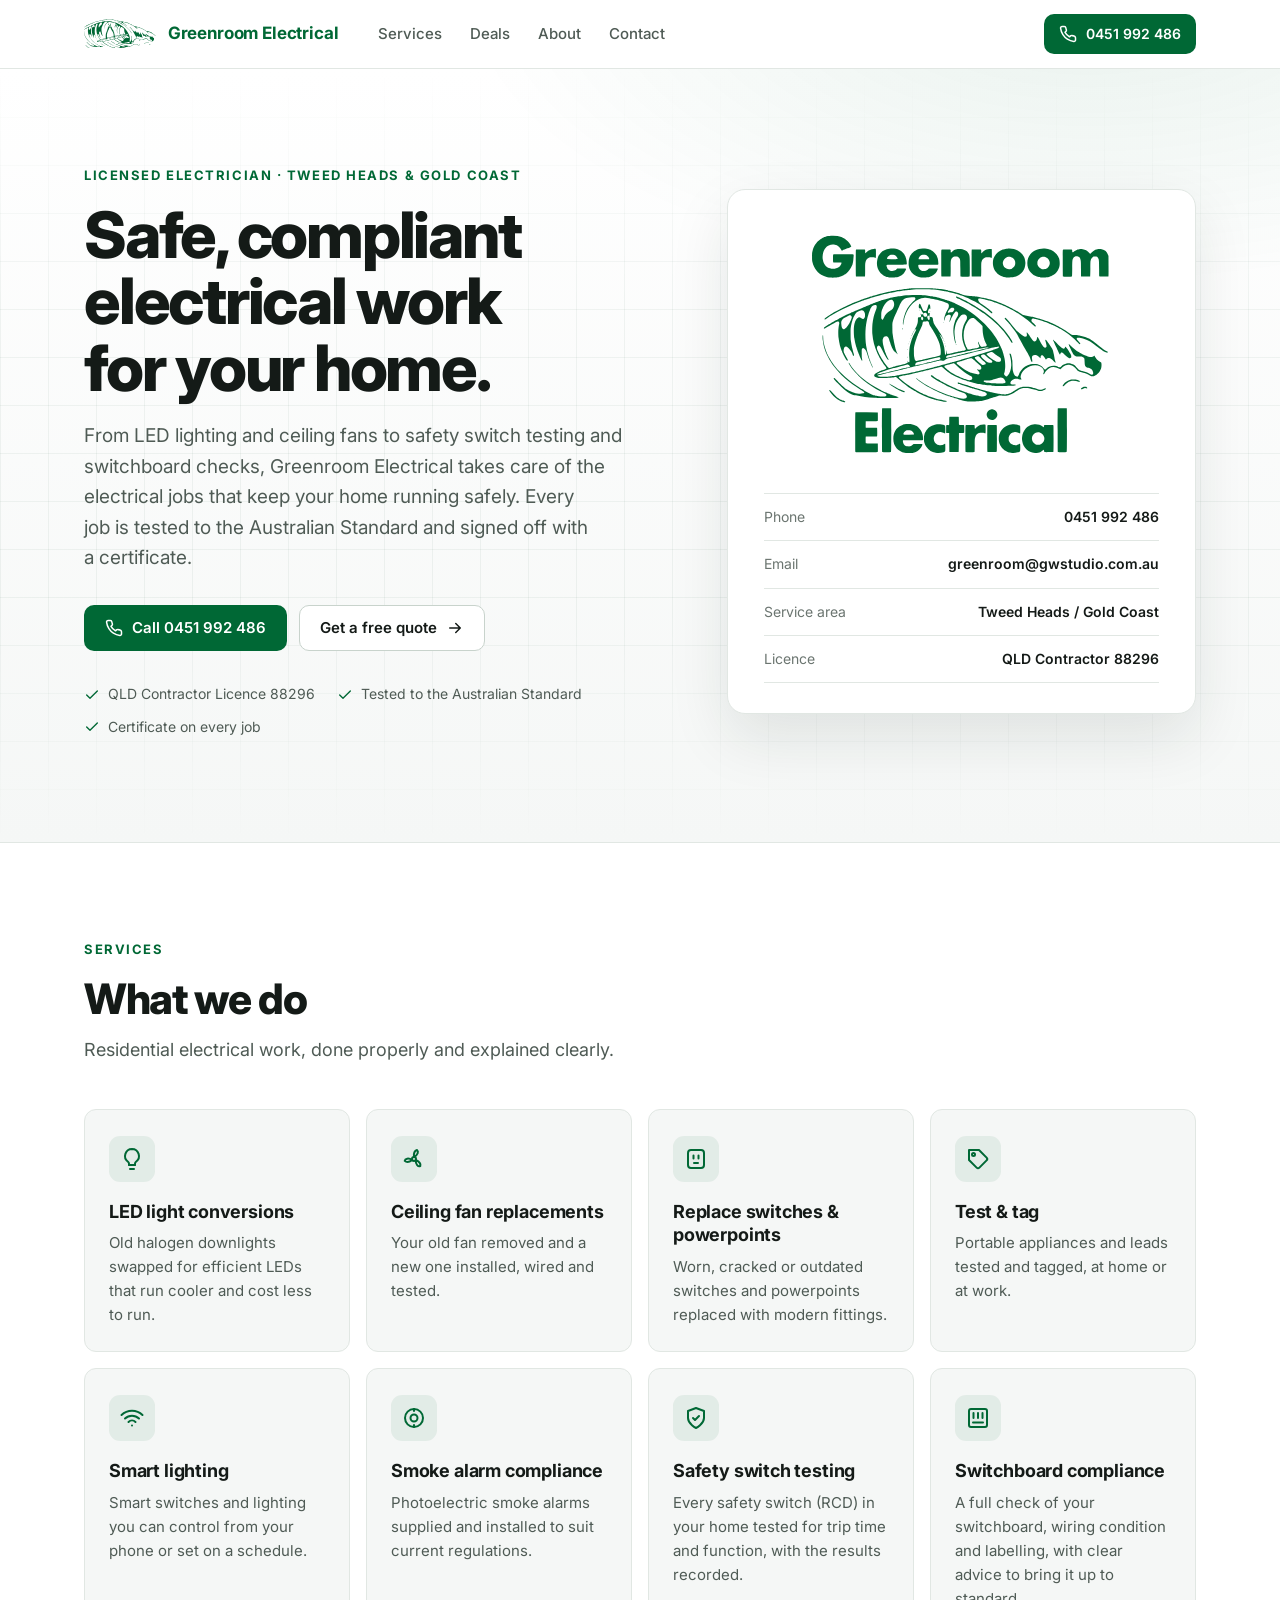
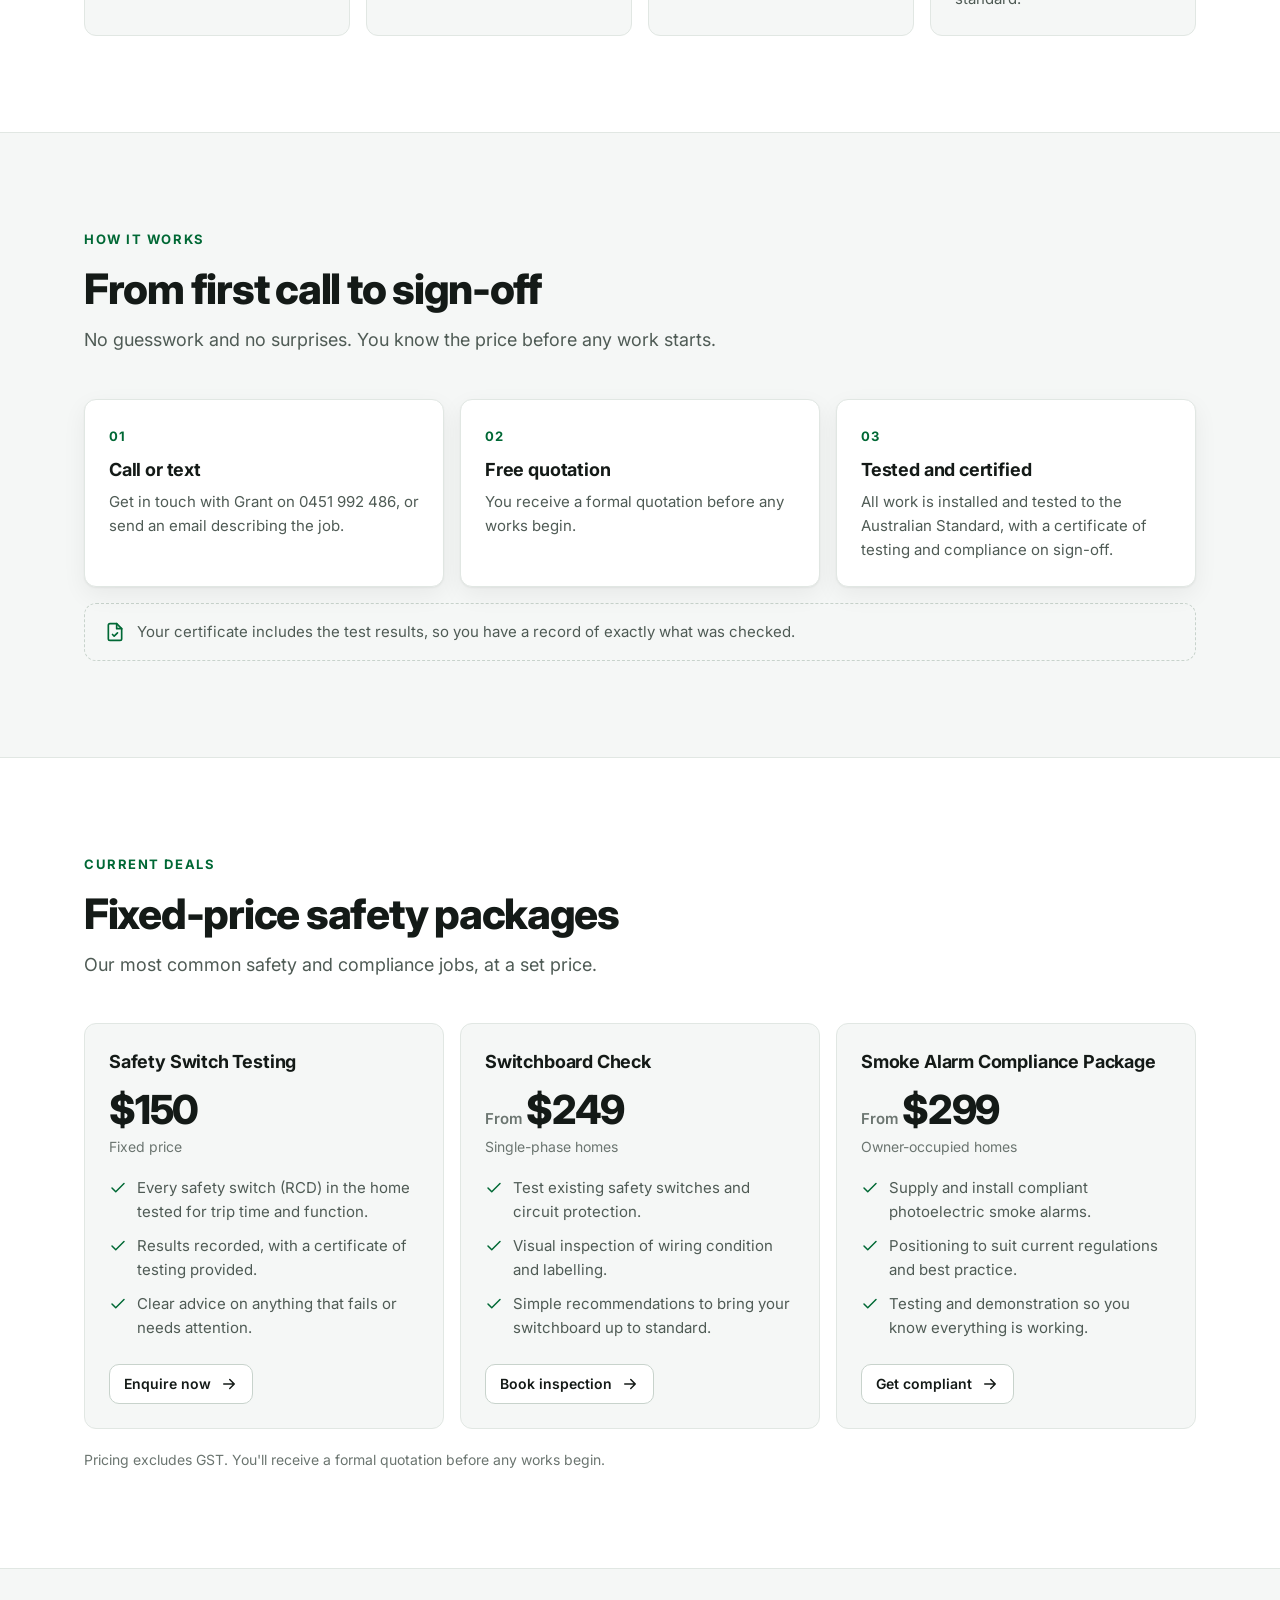
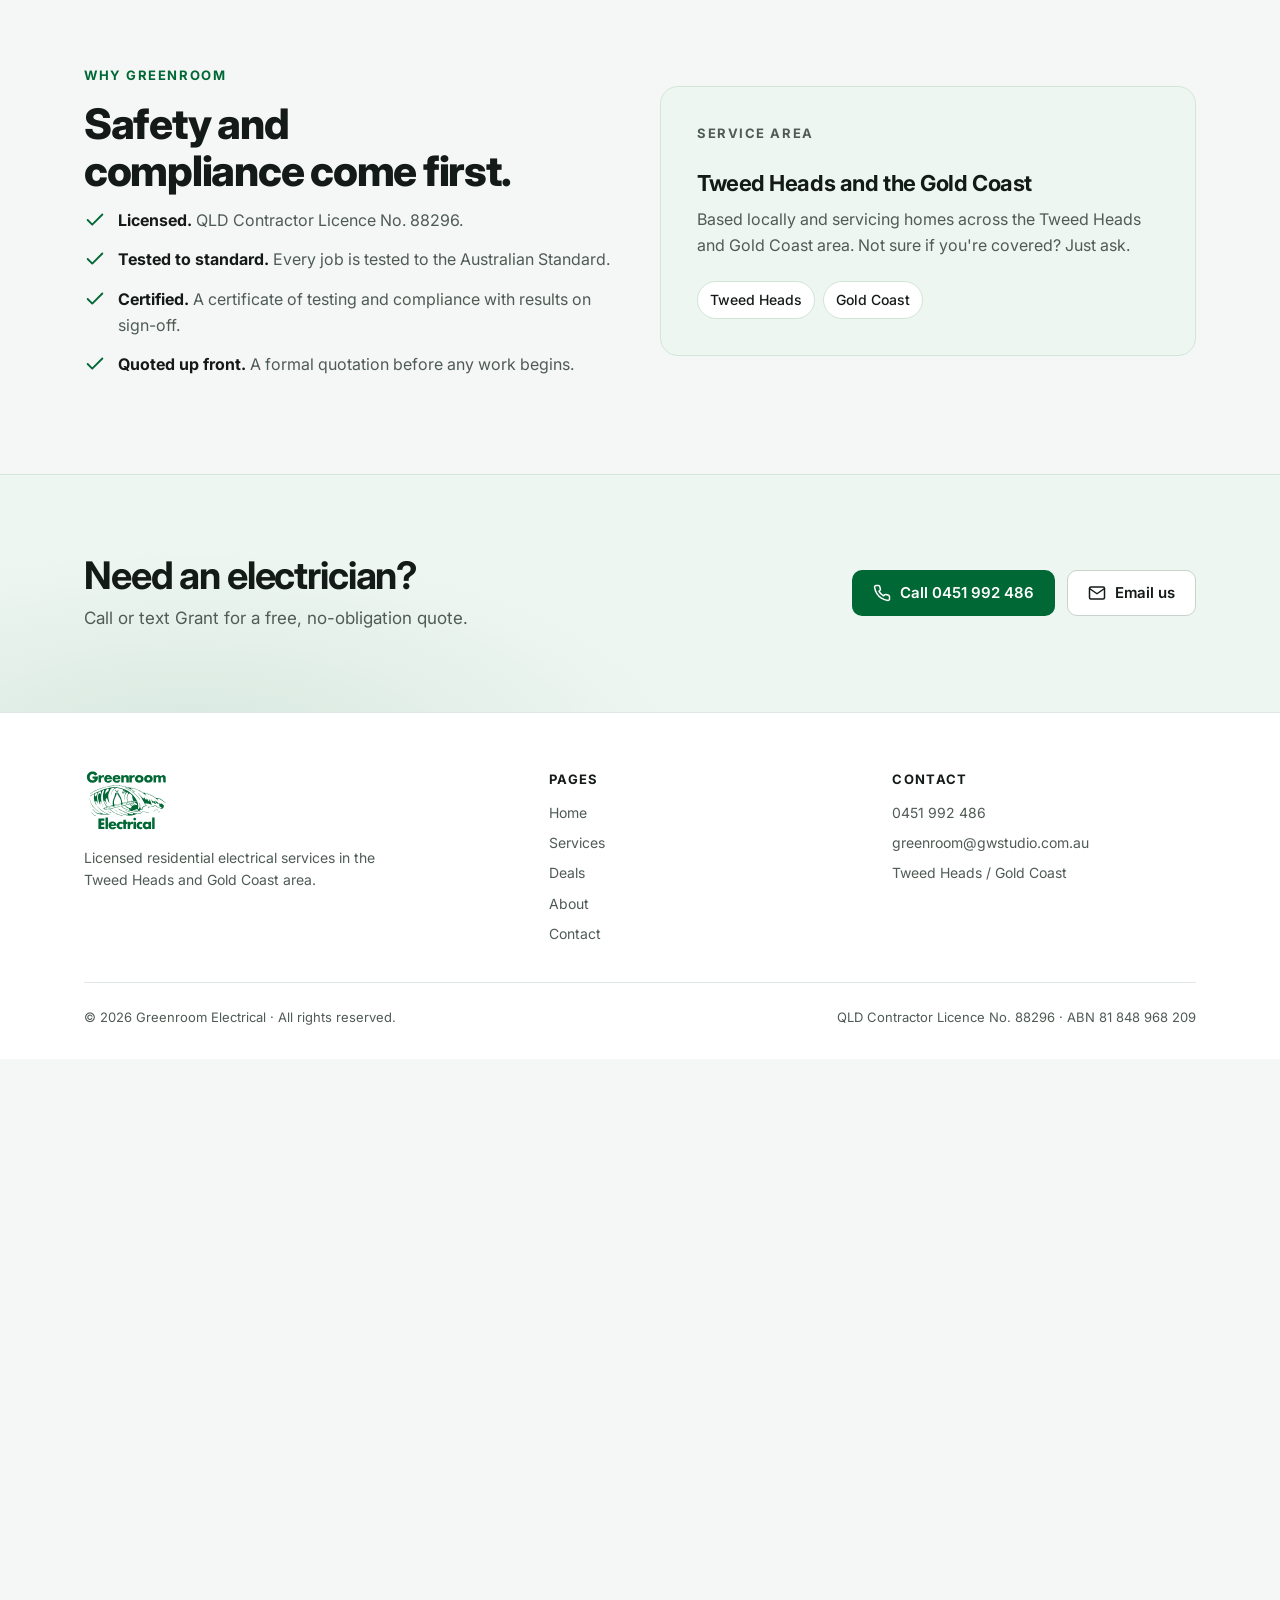
<file: Home.html>
<!DOCTYPE html>
<html lang="en">
<head>
    <meta charset="utf-8" />
    <title>Greenroom Electrical</title>
    <meta http-equiv="refresh" content="0; url=./" />
    <link rel="canonical" href="https://greenroomelectrical.gwstudio.com.au/" />
</head>
<body>
    <p>This page has moved. <a href="./">Go to Greenroom Electrical</a>.</p>
</body>
</html>
</file>
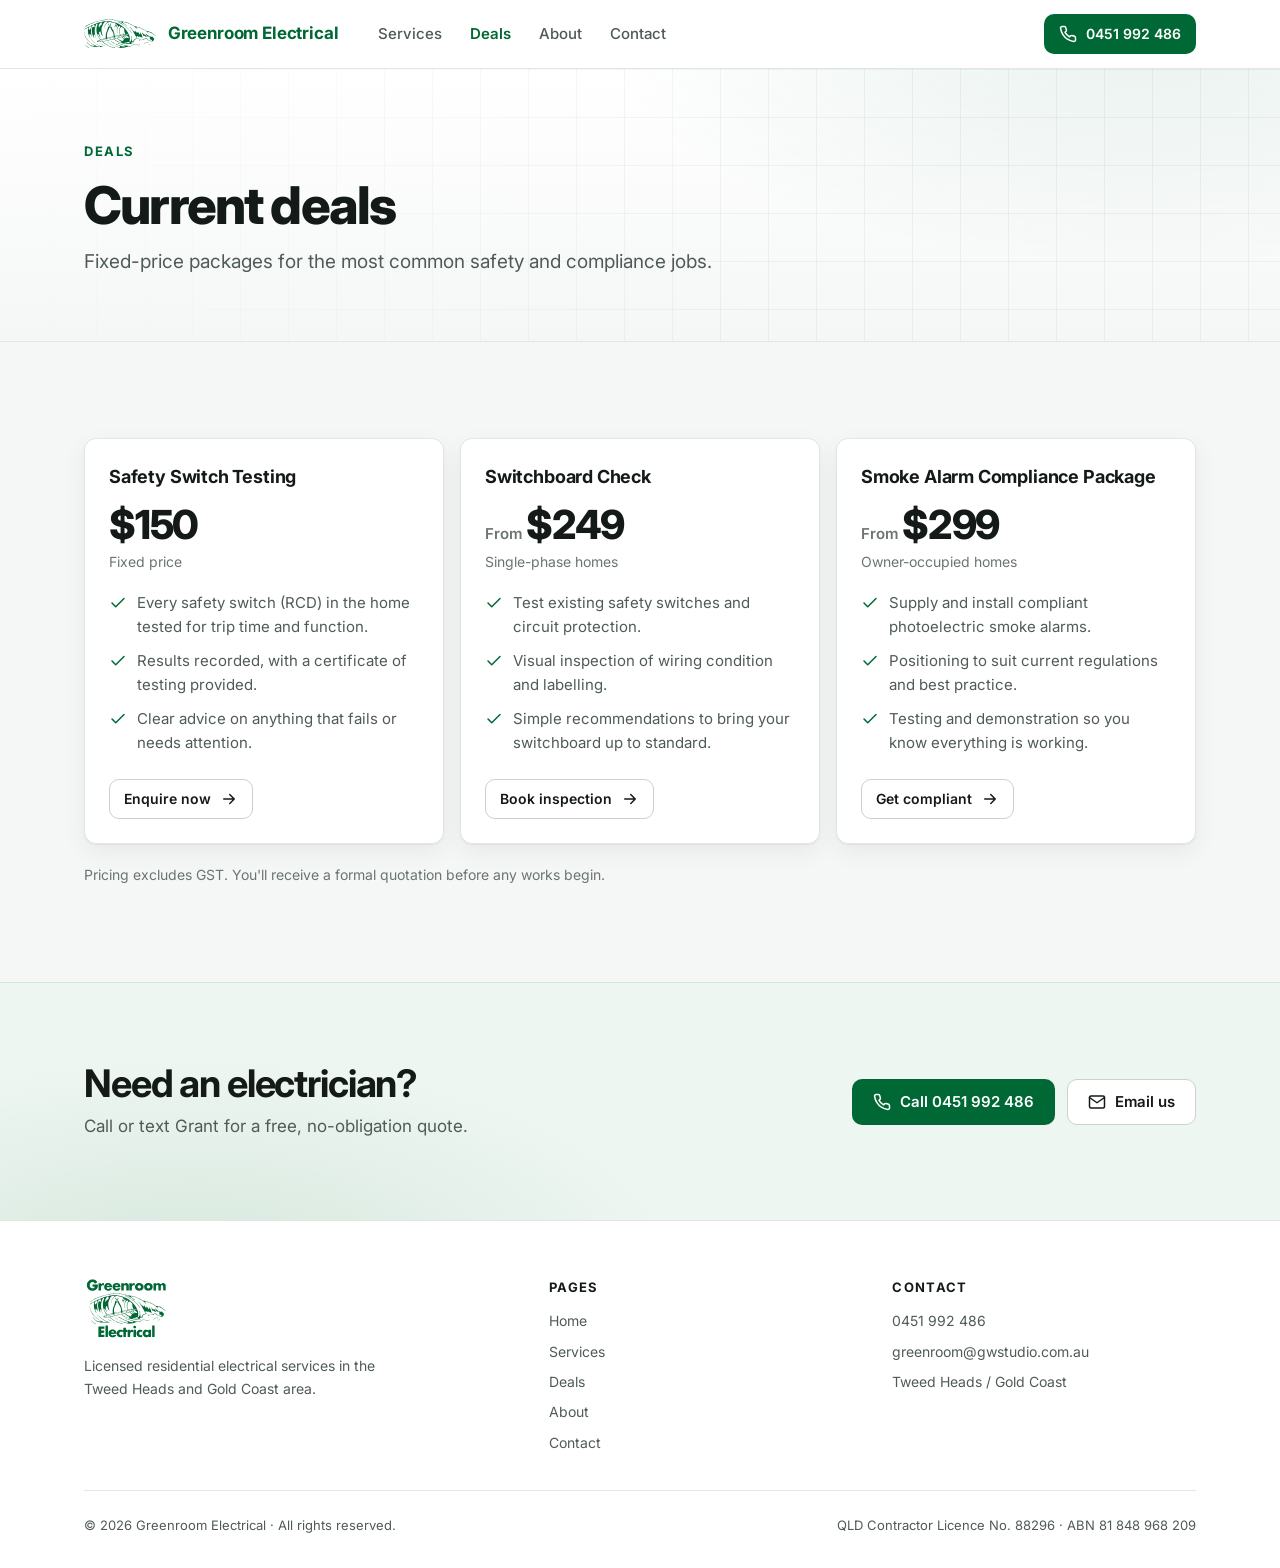
<file: posts.html>
<!DOCTYPE html>
<html lang="en-AU">
<head>
    <meta charset="UTF-8" />
    <meta name="viewport" content="width=device-width, initial-scale=1.0" />
    <title>Deals · Greenroom Electrical</title>
    <meta name="description" content="Fixed-price safety switch testing, switchboard checks and smoke alarm compliance packages in Tweed Heads and the Gold Coast." />
    <link rel="canonical" href="https://greenroomelectrical.gwstudio.com.au/posts.html" />
    <meta name="theme-color" content="#ffffff" />
    <meta property="og:type" content="website" />
    <meta property="og:site_name" content="Greenroom Electrical" />
    <meta property="og:title" content="Deals · Greenroom Electrical" />
    <meta property="og:description" content="Fixed-price safety switch testing, switchboard checks and smoke alarm compliance packages in Tweed Heads and the Gold Coast." />
    <meta property="og:url" content="https://greenroomelectrical.gwstudio.com.au/posts.html" />
    <meta property="og:image" content="https://greenroomelectrical.gwstudio.com.au/greenroom-electrical.jpg" />
    <link rel="icon" href="favicon.svg" type="image/svg+xml" />
    <link rel="preconnect" href="https://fonts.googleapis.com" />
    <link rel="preconnect" href="https://fonts.gstatic.com" crossorigin />
    <link rel="stylesheet" href="https://fonts.googleapis.com/css2?family=Inter:wght@400;500;600;700;800&amp;display=swap" />
    <link rel="stylesheet" href="Styles.css" />
</head>
<body>
    <header class="topbar">
        <div class="wrap">
            <a class="brand" href="./" aria-label="Greenroom Electrical home">
                <img src="images/mark-green.svg" alt="" width="72" height="30" />
                <span class="brand-name">Greenroom <span>Electrical</span></span>
            </a>
            <nav class="site-nav" id="siteNav" aria-label="Site">
            <a href="./#services">Services</a>
            <a href="posts.html" aria-current="page">Deals</a>
            <a href="About.html">About</a>
            <a href="Contact.html">Contact</a>
            </nav>
            <div class="spacer"></div>
            <a class="btn primary sm call-btn" href="tel:0451992486" aria-label="Call 0451 992 486"><svg viewBox="0 0 24 24" fill="none" stroke="currentColor" stroke-width="2" stroke-linecap="round" stroke-linejoin="round" aria-hidden="true"><path d="M22 16.9v3a2 2 0 0 1-2.2 2 19.8 19.8 0 0 1-8.6-3.1 19.5 19.5 0 0 1-6-6A19.8 19.8 0 0 1 2.1 4.2 2 2 0 0 1 4.1 2h3a2 2 0 0 1 2 1.7c.1.9.4 1.8.7 2.7a2 2 0 0 1-.5 2.1L8 9.8a16 16 0 0 0 6 6l1.3-1.3a2 2 0 0 1 2.1-.4c.9.3 1.8.6 2.7.7a2 2 0 0 1 1.7 2z"/></svg><span class="lbl">0451 992 486</span></a>
            <button class="nav-toggle" id="navToggle" type="button" aria-label="Open menu" aria-expanded="false" aria-controls="siteNav"><svg viewBox="0 0 24 24" fill="none" stroke="currentColor" stroke-width="2" stroke-linecap="round" stroke-linejoin="round" aria-hidden="true"><path d="M4 7h16M4 12h16M4 17h16"/></svg></button>
        </div>
    </header>

    <main>
        <section class="page-head">
            <div class="wrap">
                <p class="eyebrow">Deals</p>
                <h1>Current deals</h1>
                <p>Fixed-price packages for the most common safety and compliance jobs.</p>
            </div>
        </section>

        <section class="section">
            <div class="wrap">
                <div class="grid cols-3">
                    <article class="card price-card">
                        <h3>Safety Switch Testing</h3>
                        <p class="price">$150</p>
                        <p class="meta">Fixed price</p>
                        <ul>
                            <li><svg viewBox="0 0 24 24" fill="none" stroke="currentColor" stroke-width="2" stroke-linecap="round" stroke-linejoin="round" aria-hidden="true"><path d="M20 6 9 17l-5-5"/></svg><span>Every safety switch (RCD) in the home tested for trip time and function.</span></li>
                            <li><svg viewBox="0 0 24 24" fill="none" stroke="currentColor" stroke-width="2" stroke-linecap="round" stroke-linejoin="round" aria-hidden="true"><path d="M20 6 9 17l-5-5"/></svg><span>Results recorded, with a certificate of testing provided.</span></li>
                            <li><svg viewBox="0 0 24 24" fill="none" stroke="currentColor" stroke-width="2" stroke-linecap="round" stroke-linejoin="round" aria-hidden="true"><path d="M20 6 9 17l-5-5"/></svg><span>Clear advice on anything that fails or needs attention.</span></li>
                        </ul>
                        <a class="btn outline sm" href="Contact.html">Enquire now<svg viewBox="0 0 24 24" fill="none" stroke="currentColor" stroke-width="2" stroke-linecap="round" stroke-linejoin="round" aria-hidden="true"><path d="M5 12h14M13 6l6 6-6 6"/></svg></a>
                    </article>
                    <article class="card price-card">
                        <h3>Switchboard Check</h3>
                        <p class="price"><small>From</small>$249</p>
                        <p class="meta">Single-phase homes</p>
                        <ul>
                            <li><svg viewBox="0 0 24 24" fill="none" stroke="currentColor" stroke-width="2" stroke-linecap="round" stroke-linejoin="round" aria-hidden="true"><path d="M20 6 9 17l-5-5"/></svg><span>Test existing safety switches and circuit protection.</span></li>
                            <li><svg viewBox="0 0 24 24" fill="none" stroke="currentColor" stroke-width="2" stroke-linecap="round" stroke-linejoin="round" aria-hidden="true"><path d="M20 6 9 17l-5-5"/></svg><span>Visual inspection of wiring condition and labelling.</span></li>
                            <li><svg viewBox="0 0 24 24" fill="none" stroke="currentColor" stroke-width="2" stroke-linecap="round" stroke-linejoin="round" aria-hidden="true"><path d="M20 6 9 17l-5-5"/></svg><span>Simple recommendations to bring your switchboard up to standard.</span></li>
                        </ul>
                        <a class="btn outline sm" href="Contact.html">Book inspection<svg viewBox="0 0 24 24" fill="none" stroke="currentColor" stroke-width="2" stroke-linecap="round" stroke-linejoin="round" aria-hidden="true"><path d="M5 12h14M13 6l6 6-6 6"/></svg></a>
                    </article>
                    <article class="card price-card">
                        <h3>Smoke Alarm Compliance Package</h3>
                        <p class="price"><small>From</small>$299</p>
                        <p class="meta">Owner-occupied homes</p>
                        <ul>
                            <li><svg viewBox="0 0 24 24" fill="none" stroke="currentColor" stroke-width="2" stroke-linecap="round" stroke-linejoin="round" aria-hidden="true"><path d="M20 6 9 17l-5-5"/></svg><span>Supply and install compliant photoelectric smoke alarms.</span></li>
                            <li><svg viewBox="0 0 24 24" fill="none" stroke="currentColor" stroke-width="2" stroke-linecap="round" stroke-linejoin="round" aria-hidden="true"><path d="M20 6 9 17l-5-5"/></svg><span>Positioning to suit current regulations and best practice.</span></li>
                            <li><svg viewBox="0 0 24 24" fill="none" stroke="currentColor" stroke-width="2" stroke-linecap="round" stroke-linejoin="round" aria-hidden="true"><path d="M20 6 9 17l-5-5"/></svg><span>Testing and demonstration so you know everything is working.</span></li>
                        </ul>
                        <a class="btn outline sm" href="Contact.html">Get compliant<svg viewBox="0 0 24 24" fill="none" stroke="currentColor" stroke-width="2" stroke-linecap="round" stroke-linejoin="round" aria-hidden="true"><path d="M5 12h14M13 6l6 6-6 6"/></svg></a>
                    </article>
                </div>
                <p class="fine">Pricing excludes GST. You'll receive a formal quotation before any works begin.</p>
            </div>
        </section>

        <section class="cta">
            <div class="wrap">
                <div>
                    <h2>Need an electrician?</h2>
                    <p>Call or text Grant for a free, no-obligation quote.</p>
                </div>
                <div class="actions">
                    <a class="btn primary" href="tel:0451992486"><svg viewBox="0 0 24 24" fill="none" stroke="currentColor" stroke-width="2" stroke-linecap="round" stroke-linejoin="round" aria-hidden="true"><path d="M22 16.9v3a2 2 0 0 1-2.2 2 19.8 19.8 0 0 1-8.6-3.1 19.5 19.5 0 0 1-6-6A19.8 19.8 0 0 1 2.1 4.2 2 2 0 0 1 4.1 2h3a2 2 0 0 1 2 1.7c.1.9.4 1.8.7 2.7a2 2 0 0 1-.5 2.1L8 9.8a16 16 0 0 0 6 6l1.3-1.3a2 2 0 0 1 2.1-.4c.9.3 1.8.6 2.7.7a2 2 0 0 1 1.7 2z"/></svg>Call 0451 992 486</a>
                    <a class="btn outline" href="mailto:greenroom@gwstudio.com.au"><svg viewBox="0 0 24 24" fill="none" stroke="currentColor" stroke-width="2" stroke-linecap="round" stroke-linejoin="round" aria-hidden="true"><rect x="2" y="4" width="20" height="16" rx="2"/><path d="m22 6-10 7L2 6"/></svg>Email us</a>
                </div>
            </div>
        </section>
    </main>

    <footer class="site-footer">
        <div class="wrap">
            <div class="footer-top">
                <div>
                    <img src="images/logo-green.svg" alt="Greenroom Electrical" width="84" height="64" />
                    <p>Licensed residential electrical services in the Tweed Heads and Gold Coast area.</p>
                </div>
                <div>
                    <h4>Pages</h4>
                    <ul>
                        <li><a href="./">Home</a></li>
                        <li><a href="./#services">Services</a></li>
                        <li><a href="posts.html">Deals</a></li>
                        <li><a href="About.html">About</a></li>
                        <li><a href="Contact.html">Contact</a></li>
                    </ul>
                </div>
                <div>
                    <h4>Contact</h4>
                    <ul>
                        <li><a href="tel:0451992486">0451 992 486</a></li>
                        <li><a href="mailto:greenroom@gwstudio.com.au">greenroom@gwstudio.com.au</a></li>
                        <li>Tweed Heads / Gold Coast</li>
                    </ul>
                </div>
            </div>
            <div class="footer-bottom">
                <p>© 2026 Greenroom Electrical · All rights reserved.</p>
                <p>QLD Contractor Licence No. 88296 · ABN 81 848 968 209</p>
            </div>
        </div>
    </footer>

    <script>
        const toggle = document.getElementById("navToggle");
        const nav = document.getElementById("siteNav");
        toggle.addEventListener("click", () => {
            const open = nav.classList.toggle("open");
            toggle.setAttribute("aria-expanded", String(open));
            toggle.setAttribute("aria-label", open ? "Close menu" : "Open menu");
        });
        nav.addEventListener("click", (e) => {
            if (e.target.closest("a")) { nav.classList.remove("open"); toggle.setAttribute("aria-expanded", "false"); }
        });
    </script>
</body>
</html>
</file>
<file: Styles.css>
/* Greenroom Electrical · site styles */

:root {
    --green: #006835;
    --green-strong: #00512a;
    --green-bright: #3ecf8e;
    --green-soft: rgba(0, 104, 53, 0.08);
    --ink: #0b1410;
    --ink-2: #111d17;
    --ink-3: #18271f;
    --ink-border: #24362c;
    --bg: #f5f7f6;
    --surface: #ffffff;
    --border: #e1e7e3;
    --border-strong: #c8d3cc;
    --text: #141a17;
    --text-dim: #4f5b55;
    --text-faint: #6b7570;
    --on-dark: #eef3f0;
    --on-dark-dim: #a9b8b0;
    --radius: 12px;
    --shadow: 0 1px 2px rgba(16, 24, 20, 0.05), 0 8px 24px rgba(16, 24, 20, 0.06);
    --font: "Inter", -apple-system, "Segoe UI", system-ui, sans-serif;
}

* { box-sizing: border-box; }

html { scroll-behavior: smooth; }

body {
    margin: 0;
    min-height: 100vh;
    display: flex;
    flex-direction: column;
    background: var(--bg);
    color: var(--text);
    font-family: var(--font);
    font-size: 16px;
    line-height: 1.6;
    -webkit-font-smoothing: antialiased;
}

main { flex: 1; }

img, svg { display: block; }

a { color: var(--green); }
a:hover { color: var(--green-strong); }

:focus-visible { outline: 2px solid var(--green-bright); outline-offset: 2px; }

.wrap { width: 100%; max-width: 1160px; margin: 0 auto; padding: 0 24px; }
.narrow { max-width: 820px; }

/* ---------- Top bar ---------- */

.topbar {
    position: sticky;
    top: 0;
    z-index: 30;
    background: rgba(255, 255, 255, 0.94);
    backdrop-filter: blur(10px);
    -webkit-backdrop-filter: blur(10px);
    border-bottom: 1px solid var(--border);
}

.topbar .wrap {
    display: flex;
    align-items: center;
    gap: 28px;
    height: 68px;
}

.brand {
    display: flex;
    align-items: center;
    gap: 12px;
    color: var(--text);
    text-decoration: none;
    font-weight: 700;
    font-size: 17px;
    letter-spacing: -0.01em;
    white-space: nowrap;
}

.brand:hover { color: var(--text); }
.brand img { height: 30px; width: auto; }
.brand span { color: var(--green); }

.site-nav { display: flex; gap: 4px; }

.site-nav a {
    padding: 8px 12px;
    border-radius: 8px;
    color: var(--text-dim);
    text-decoration: none;
    font-size: 15px;
    font-weight: 500;
}

.site-nav a:hover { color: var(--text); background: var(--bg); }
.site-nav a[aria-current="page"] { color: var(--green); font-weight: 600; }

.topbar .spacer { flex: 1; }

.nav-toggle {
    display: none;
    width: 42px;
    height: 42px;
    border-radius: 8px;
    border: 1px solid var(--border-strong);
    background: transparent;
    color: var(--text);
    cursor: pointer;
    align-items: center;
    justify-content: center;
}

.nav-toggle svg { width: 20px; height: 20px; }

/* ---------- Buttons ---------- */

.btn {
    display: inline-flex;
    align-items: center;
    justify-content: center;
    gap: 9px;
    min-height: 46px;
    padding: 0 20px;
    border-radius: 10px;
    border: 1px solid transparent;
    font-family: inherit;
    font-size: 15px;
    font-weight: 600;
    text-decoration: none;
    white-space: nowrap;
    cursor: pointer;
    transition: background 0.15s, border-color 0.15s, color 0.15s, transform 0.15s;
}

.btn svg { width: 18px; height: 18px; flex-shrink: 0; }
.btn:hover { transform: translateY(-1px); }

.btn.primary { background: var(--green); color: #fff; }
.btn.primary:hover { background: var(--green-strong); color: #fff; }

.btn.light { background: #fff; color: var(--ink); }
.btn.light:hover { background: #e9f5ee; color: var(--ink); }

.btn.outline-dark { border-color: var(--ink-border); color: #fff; background: rgba(255, 255, 255, 0.03); }
.btn.outline-dark:hover { border-color: #3a5546; color: #fff; }

.btn.outline { border-color: var(--border-strong); color: var(--text); background: var(--surface); }
.btn.outline:hover { border-color: var(--green); color: var(--green); }

.btn.sm { min-height: 40px; padding: 0 14px; font-size: 14px; }

/* ---------- Hero ---------- */

.hero {
    position: relative;
    overflow: hidden;
    background:
        radial-gradient(900px 420px at 85% -10%, rgba(0, 104, 53, 0.09), transparent 70%),
        linear-gradient(#ffffff, var(--bg));
    color: var(--text);
    padding: 96px 0 104px;
}

.hero::before {
    content: "";
    position: absolute;
    inset: 0;
    background-image:
        linear-gradient(rgba(0, 60, 30, 0.05) 1px, transparent 1px),
        linear-gradient(90deg, rgba(0, 60, 30, 0.05) 1px, transparent 1px);
    background-size: 48px 48px;
    mask-image: linear-gradient(180deg, transparent, #000 30%, #000 70%, transparent);
    -webkit-mask-image: linear-gradient(180deg, transparent, #000 30%, #000 70%, transparent);
    pointer-events: none;
}

.hero .wrap {
    position: relative;
    display: grid;
    grid-template-columns: minmax(0, 1.25fr) minmax(0, 1fr);
    gap: 56px;
    align-items: center;
}

.eyebrow {
    margin: 0 0 16px;
    font-size: 13px;
    font-weight: 700;
    letter-spacing: 0.12em;
    text-transform: uppercase;
    color: var(--green);
}



.hero h1 {
    margin: 0 0 20px;
    font-size: clamp(40px, 6vw, 64px);
    line-height: 1.04;
    letter-spacing: -0.035em;
    font-weight: 800;
    color: var(--text);
    text-wrap: balance;
}

.hero .lead {
    margin: 0 0 32px;
    max-width: 560px;
    font-size: 19px;
    color: var(--text-dim);
    text-wrap: pretty;
}

.actions { display: flex; flex-wrap: wrap; gap: 12px; }

.ticks {
    display: flex;
    flex-wrap: wrap;
    gap: 10px 22px;
    margin: 32px 0 0;
    padding: 0;
    list-style: none;
    font-size: 14px;
    color: var(--text-dim);
}

.ticks li { display: flex; align-items: center; gap: 8px; }
.ticks svg { width: 16px; height: 16px; color: var(--green); }

.hero-card {
    background: #ffffff;
    border: 1px solid var(--border);
    border-radius: 18px;
    padding: 36px 36px 30px;
    box-shadow: 0 24px 60px rgba(16, 40, 28, 0.10);
    color: var(--text);
}

.hero-card img { width: 100%; height: auto; max-width: 320px; margin: 0 auto 26px; }

.hero-card dl { margin: 0; display: grid; gap: 0; border-top: 1px solid var(--border); }
.hero-card dl div { display: flex; justify-content: space-between; gap: 16px; padding: 12px 0; border-bottom: 1px solid var(--border); font-size: 14px; }
.hero-card dt { color: var(--text-faint); }
.hero-card dd { margin: 0; font-weight: 600; text-align: right; }
.hero-card dd a { color: var(--text); text-decoration: none; }
.hero-card dd a:hover { color: var(--green); }

/* ---------- Sections ---------- */

.section { padding: 96px 0; }
.section.alt { background: var(--surface); border-top: 1px solid var(--border); border-bottom: 1px solid var(--border); }

.section-head { max-width: 680px; margin-bottom: 44px; }

.section h2 {
    margin: 0 0 14px;
    font-size: clamp(30px, 4vw, 42px);
    line-height: 1.1;
    letter-spacing: -0.03em;
    font-weight: 800;
    text-wrap: balance;
}

.section-head p { margin: 0; font-size: 18px; color: var(--text-dim); text-wrap: pretty; }

/* ---------- Service cards ---------- */

.grid { display: grid; gap: 16px; }
.grid.cols-3 { grid-template-columns: repeat(3, minmax(0, 1fr)); }
.grid.cols-4 { grid-template-columns: repeat(4, minmax(0, 1fr)); }

.card {
    position: relative;
    background: var(--surface);
    border: 1px solid var(--border);
    border-radius: var(--radius);
    padding: 26px 24px 24px;
    box-shadow: var(--shadow);
}

.section.alt .card { background: var(--bg); box-shadow: none; }
.section.alt .card.feature { background: var(--ink); border-color: var(--ink); }

.card h3 { margin: 0 0 8px; font-size: 18px; letter-spacing: -0.01em; line-height: 1.3; }
.card p { margin: 0; color: var(--text-dim); font-size: 15px; }

.icon {
    width: 46px;
    height: 46px;
    border-radius: 11px;
    background: var(--green-soft);
    color: var(--green);
    display: flex;
    align-items: center;
    justify-content: center;
    margin-bottom: 18px;
}

.icon svg { width: 24px; height: 24px; }

.card.feature { background: var(--ink); border-color: var(--ink); color: var(--on-dark); }
.card.feature h3 { color: #fff; }
.card.feature p { color: var(--on-dark-dim); }
.card.feature .icon { background: rgba(62, 207, 142, 0.14); color: var(--green-bright); }

.tag {
    position: absolute;
    top: 22px;
    right: 20px;
    padding: 3px 9px;
    border-radius: 999px;
    font-size: 11px;
    font-weight: 700;
    letter-spacing: 0.08em;
    text-transform: uppercase;
    background: rgba(62, 207, 142, 0.16);
    color: var(--green-bright);
}

/* ---------- Steps ---------- */

.steps { counter-reset: step; }

.step-num {
    display: block;
    margin-bottom: 12px;
    font-size: 13px;
    font-weight: 700;
    letter-spacing: 0.1em;
    color: var(--green);
}

.note {
    display: flex;
    align-items: center;
    gap: 12px;
    margin-top: 16px;
    padding: 16px 20px;
    border: 1px dashed var(--border-strong);
    border-radius: var(--radius);
    color: var(--text-dim);
    font-size: 15px;
}

.note svg { width: 20px; height: 20px; color: var(--green); flex-shrink: 0; }

/* ---------- Pricing ---------- */

.price-card { display: flex; flex-direction: column; }
.price-card .price { margin: 6px 0 4px; font-size: 40px; font-weight: 800; letter-spacing: -0.03em; color: var(--text); line-height: 1.1; }
.price-card .price small { font-size: 15px; font-weight: 600; color: var(--text-faint); letter-spacing: 0; margin-right: 4px; }
.price-card .meta { margin: 0 0 18px; font-size: 14px; color: var(--text-faint); }
.price-card ul { margin: 0 0 24px; padding: 0; list-style: none; display: grid; gap: 10px; font-size: 15px; color: var(--text-dim); flex: 1; }
.price-card li { display: flex; gap: 10px; }
.price-card li svg { width: 18px; height: 18px; color: var(--green); flex-shrink: 0; margin-top: 3px; }
.price-card .btn { align-self: flex-start; }

.fine { margin: 20px 0 0; font-size: 14px; color: var(--text-faint); }

/* ---------- Split panel ---------- */

.split {
    display: grid;
    grid-template-columns: minmax(0, 1fr) minmax(0, 1fr);
    gap: 40px;
    align-items: center;
}

.checklist { margin: 0; padding: 0; list-style: none; display: grid; gap: 14px; }
.checklist li { display: flex; gap: 12px; font-size: 16px; color: var(--text-dim); }
.checklist li strong { color: var(--text); }
.checklist svg { width: 22px; height: 22px; color: var(--green); flex-shrink: 0; margin-top: 1px; }

.area-panel {
    background: #eef6f1;
    border: 1px solid #d3e5da;
    color: var(--text);
    border-radius: 18px;
    padding: 36px;
}

.area-panel h3 { margin: 0 0 6px; font-size: 22px; color: var(--text); letter-spacing: -0.02em; }
.area-panel p { margin: 0 0 22px; color: var(--text-dim); }
.area-list { display: flex; flex-wrap: wrap; gap: 8px; margin: 0; padding: 0; list-style: none; }
.area-list li { padding: 7px 12px; border: 1px solid #d3e5da; border-radius: 999px; font-size: 14px; font-weight: 500; color: var(--text); background: #ffffff; }

/* ---------- CTA band ---------- */

.cta {
    padding: 80px 0;
    background:
        radial-gradient(700px 300px at 15% 120%, rgba(0, 104, 53, 0.10), transparent 70%),
        #eef6f1;
    border-top: 1px solid #d3e5da;
    color: var(--text);
}

.cta .wrap { display: flex; align-items: center; justify-content: space-between; gap: 32px; flex-wrap: wrap; }
.cta h2 { margin: 0 0 8px; font-size: clamp(28px, 3.6vw, 38px); letter-spacing: -0.03em; line-height: 1.1; color: var(--text); }
.cta p { margin: 0; color: var(--text-dim); font-size: 17px; }

/* ---------- Page header (inner pages) ---------- */

.page-head {
    position: relative;
    overflow: hidden;
    background:
        radial-gradient(800px 360px at 90% -20%, rgba(0, 104, 53, 0.09), transparent 70%),
        linear-gradient(#ffffff, var(--bg));
    border-bottom: 1px solid var(--border);
    color: var(--text);
    padding: 72px 0 64px;
}

.page-head::before {
    content: "";
    position: absolute;
    inset: 0;
    background-image:
        linear-gradient(rgba(0, 60, 30, 0.05) 1px, transparent 1px),
        linear-gradient(90deg, rgba(0, 60, 30, 0.05) 1px, transparent 1px);
    background-size: 48px 48px;
    mask-image: linear-gradient(90deg, transparent, #000 60%);
    -webkit-mask-image: linear-gradient(90deg, transparent, #000 60%);
    pointer-events: none;
}

.page-head .wrap { position: relative; }

.page-head h1 { margin: 0 0 14px; font-size: clamp(36px, 5vw, 52px); line-height: 1.06; letter-spacing: -0.035em; font-weight: 800; color: var(--text); text-wrap: balance; }
.page-head p { margin: 0; max-width: 640px; font-size: 19px; color: var(--text-dim); }

/* ---------- Prose (About) ---------- */

.prose h2 { font-size: 26px; letter-spacing: -0.02em; margin: 48px 0 14px; }
.prose h2:first-child { margin-top: 0; }
.prose p { margin: 0 0 16px; font-size: 17px; color: var(--text-dim); }
.prose .grid { margin: 24px 0 8px; }

/* ---------- Contact ---------- */

.contact-grid { display: grid; grid-template-columns: repeat(3, minmax(0, 1fr)); gap: 16px; }

.contact-card { text-decoration: none; color: inherit; display: block; transition: border-color 0.15s, transform 0.15s; }
a.contact-card:hover { border-color: var(--green); transform: translateY(-2px); color: inherit; }
.contact-card .label { margin: 0 0 4px; font-size: 13px; font-weight: 700; letter-spacing: 0.08em; text-transform: uppercase; color: var(--text-faint); }
.contact-card .value { margin: 0; font-size: 19px; font-weight: 700; color: var(--text); word-break: break-word; }

.details {
    margin: 0;
    display: grid;
    grid-template-columns: repeat(2, minmax(0, 1fr));
    gap: 0 32px;
}

.details div { display: flex; justify-content: space-between; gap: 16px; padding: 14px 0; border-bottom: 1px solid var(--border); font-size: 15px; }
.details dt { color: var(--text-faint); }
.details dd { margin: 0; font-weight: 600; text-align: right; }

/* ---------- Footer ---------- */

.site-footer {
    background: #ffffff;
    color: var(--text-dim);
    border-top: 1px solid var(--border);
    padding: 56px 0 32px;
    font-size: 14px;
}

.footer-top {
    display: grid;
    grid-template-columns: 1.4fr 1fr 1fr;
    gap: 40px;
    padding-bottom: 36px;
    border-bottom: 1px solid var(--border);
}

.footer-top img { height: 64px; width: auto; margin-bottom: 14px; }
.footer-top p { margin: 0; max-width: 320px; }
.footer-top h4 { margin: 0 0 12px; font-size: 13px; letter-spacing: 0.1em; text-transform: uppercase; color: var(--text); }
.footer-top ul { margin: 0; padding: 0; list-style: none; display: grid; gap: 8px; }
.site-footer a { color: var(--text-dim); text-decoration: none; }
.site-footer a:hover { color: var(--green); }

.footer-bottom {
    display: flex;
    flex-wrap: wrap;
    justify-content: space-between;
    gap: 8px 24px;
    padding-top: 24px;
    font-size: 13px;
}

.footer-bottom p { margin: 0; }

/* ---------- Mobile ---------- */

@media (max-width: 960px) {
    .hero .wrap, .split { grid-template-columns: 1fr; }
    .hero-card { max-width: 480px; }
    .grid.cols-4 { grid-template-columns: repeat(2, minmax(0, 1fr)); }
    .grid.cols-3, .contact-grid { grid-template-columns: 1fr; }
    .footer-top { grid-template-columns: 1fr 1fr; }
    .footer-top > div:first-child { grid-column: 1 / -1; }
}

@media (max-width: 760px) {
    .topbar .wrap { height: 62px; gap: 12px; }
    .brand { font-size: 15px; }
    .brand img { height: 24px; }
    .nav-toggle { display: inline-flex; }
    .topbar .call-btn .lbl { display: none; }
    .topbar .call-btn { width: 42px; min-height: 42px; padding: 0; }

    .site-nav {
        display: none;
        position: absolute;
        top: 62px;
        left: 0;
        right: 0;
        flex-direction: column;
        gap: 0;
        padding: 8px 16px 16px;
        background: #ffffff;
        border-bottom: 1px solid var(--border);
        box-shadow: 0 12px 24px rgba(16, 24, 20, 0.08);
    }

    .site-nav.open { display: flex; }
    .site-nav a { padding: 14px 12px; font-size: 16px; border-bottom: 1px solid var(--border); border-radius: 0; }

    .hero { padding: 64px 0 72px; }
    .hero .lead { font-size: 17px; }
    .section { padding: 64px 0; }
    .grid.cols-4 { grid-template-columns: 1fr; }
    .details { grid-template-columns: 1fr; }
    .area-panel, .hero-card { padding: 28px 24px; }
    .actions .btn { flex: 1 1 auto; }
}

/* Eyebrow labels keep their size and colour inside section and page heads */
.section-head .eyebrow,
.page-head .eyebrow {
    margin: 0 0 16px;
    font-size: 13px;
    color: var(--green);
}
</file>
